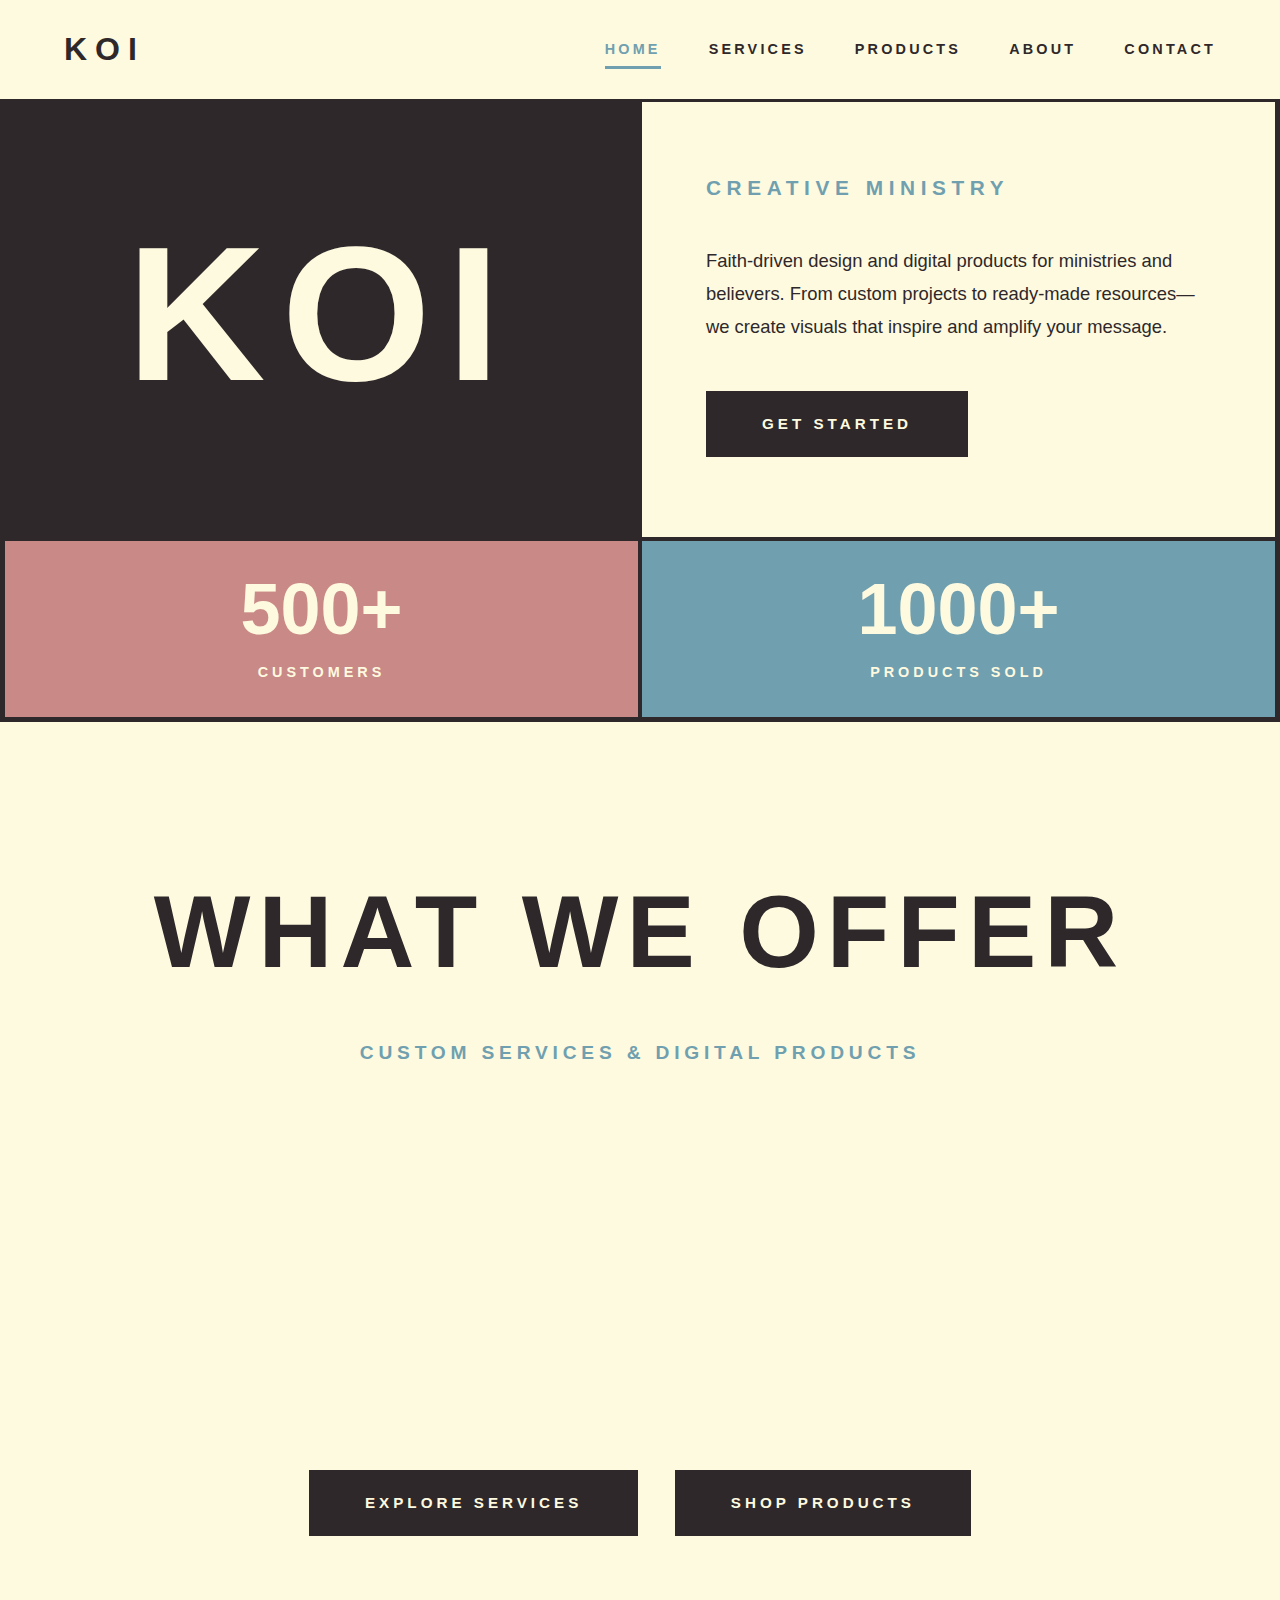
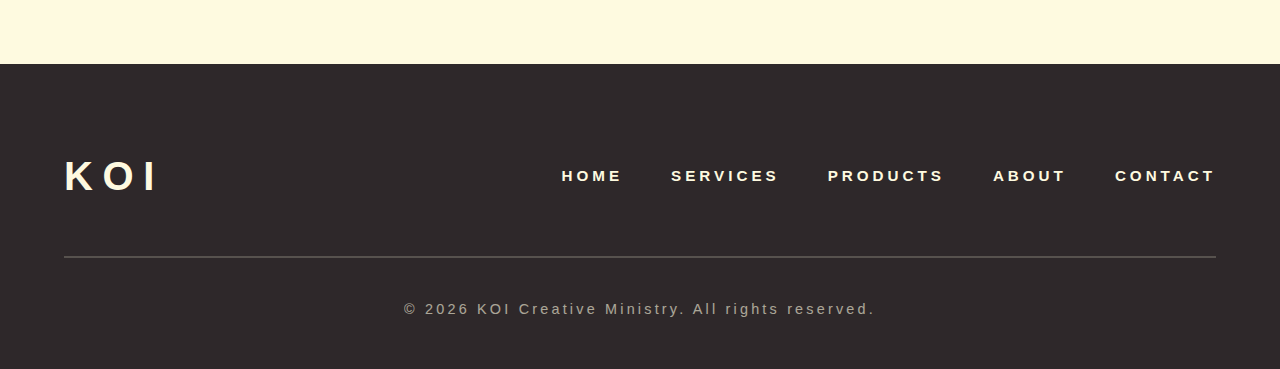
<file: index.html>
<!DOCTYPE html>
<html lang="en">
<head>
    <meta charset="UTF-8">
    <meta name="viewport" content="width=device-width, initial-scale=1.0">
    <title>KOI — Creative Ministry</title>
    <link rel="stylesheet" href="styles.css">
</head>
<body>
    <!-- Navigation -->
    <nav>
        <div class="nav-container">
            <div class="nav-logo"><a href="index.html">KOI</a></div>
            <div class="mobile-menu-toggle" id="mobileMenuToggle">
                <span></span>
                <span></span>
                <span></span>
            </div>
            <div class="nav-links" id="navLinks">
                <a href="index.html" class="active">Home</a>
                <a href="services.html">Services</a>
                <a href="products.html">Products</a>
                <a href="about.html">About</a>
                <a href="contact.html">Contact</a>
            </div>
        </div>
    </nav>

    <!-- Hero -->
    <section class="hero">
        <div class="hero-box hero-logo">
            <h1>KOI</h1>
        </div>
        <div class="hero-box hero-content">
            <div class="hero-tagline">Creative Ministry</div>
            <p class="hero-description">Faith-driven design and digital products for ministries and believers. From custom projects to ready-made resources—we create visuals that inspire and amplify your message.</p>
            <a href="contact.html" class="cta-button">Get Started</a>
        </div>
        <div class="hero-box hero-stat hero-stat-1">
            <div class="stat-num">500+</div>
            <div class="stat-label">Customers</div>
        </div>
        <div class="hero-box hero-stat hero-stat-2">
            <div class="stat-num">1000+</div>
            <div class="stat-label">Products Sold</div>
        </div>
    </section>

    <!-- Quick Services Preview -->
    <section class="home-services">
        <div class="section-header">
            <h2 class="section-title">What We Offer</h2>
            <p class="section-subtitle">Custom Services & Digital Products</p>
        </div>
        <div class="services-preview">
            <div class="preview-card">
                <h3>Custom Design</h3>
                <p>Branding, graphics, and visuals tailored to your ministry</p>
            </div>
            <div class="preview-card">
                <h3>Digital Products</h3>
                <p>Ready-made templates and resources you can use instantly</p>
            </div>
            <div class="preview-card">
                <h3>Worship Media</h3>
                <p>Motion graphics, slides, and video production</p>
            </div>
            <div class="preview-card">
                <h3>Strategy</h3>
                <p>Creative direction and content planning</p>
            </div>
        </div>
        <div class="cta-center">
            <a href="services.html" class="cta-button">Explore Services</a>
            <a href="products.html" class="cta-button" style="margin-left: 2rem;">Shop Products</a>
        </div>
    </section>

    <!-- Footer -->
    <footer>
        <div class="footer-content">
            <div class="footer-logo">KOI</div>
            <div class="footer-links">
                <a href="index.html">Home</a>
                <a href="services.html">Services</a>
                <a href="products.html">Products</a>
                <a href="about.html">About</a>
                <a href="contact.html">Contact</a>
            </div>
        </div>
        <div class="footer-bottom">
            <p>&copy; 2026 KOI Creative Ministry. All rights reserved.</p>
        </div>
    </footer>

    <script src="script.js"></script>
</body>
</html>
</file>
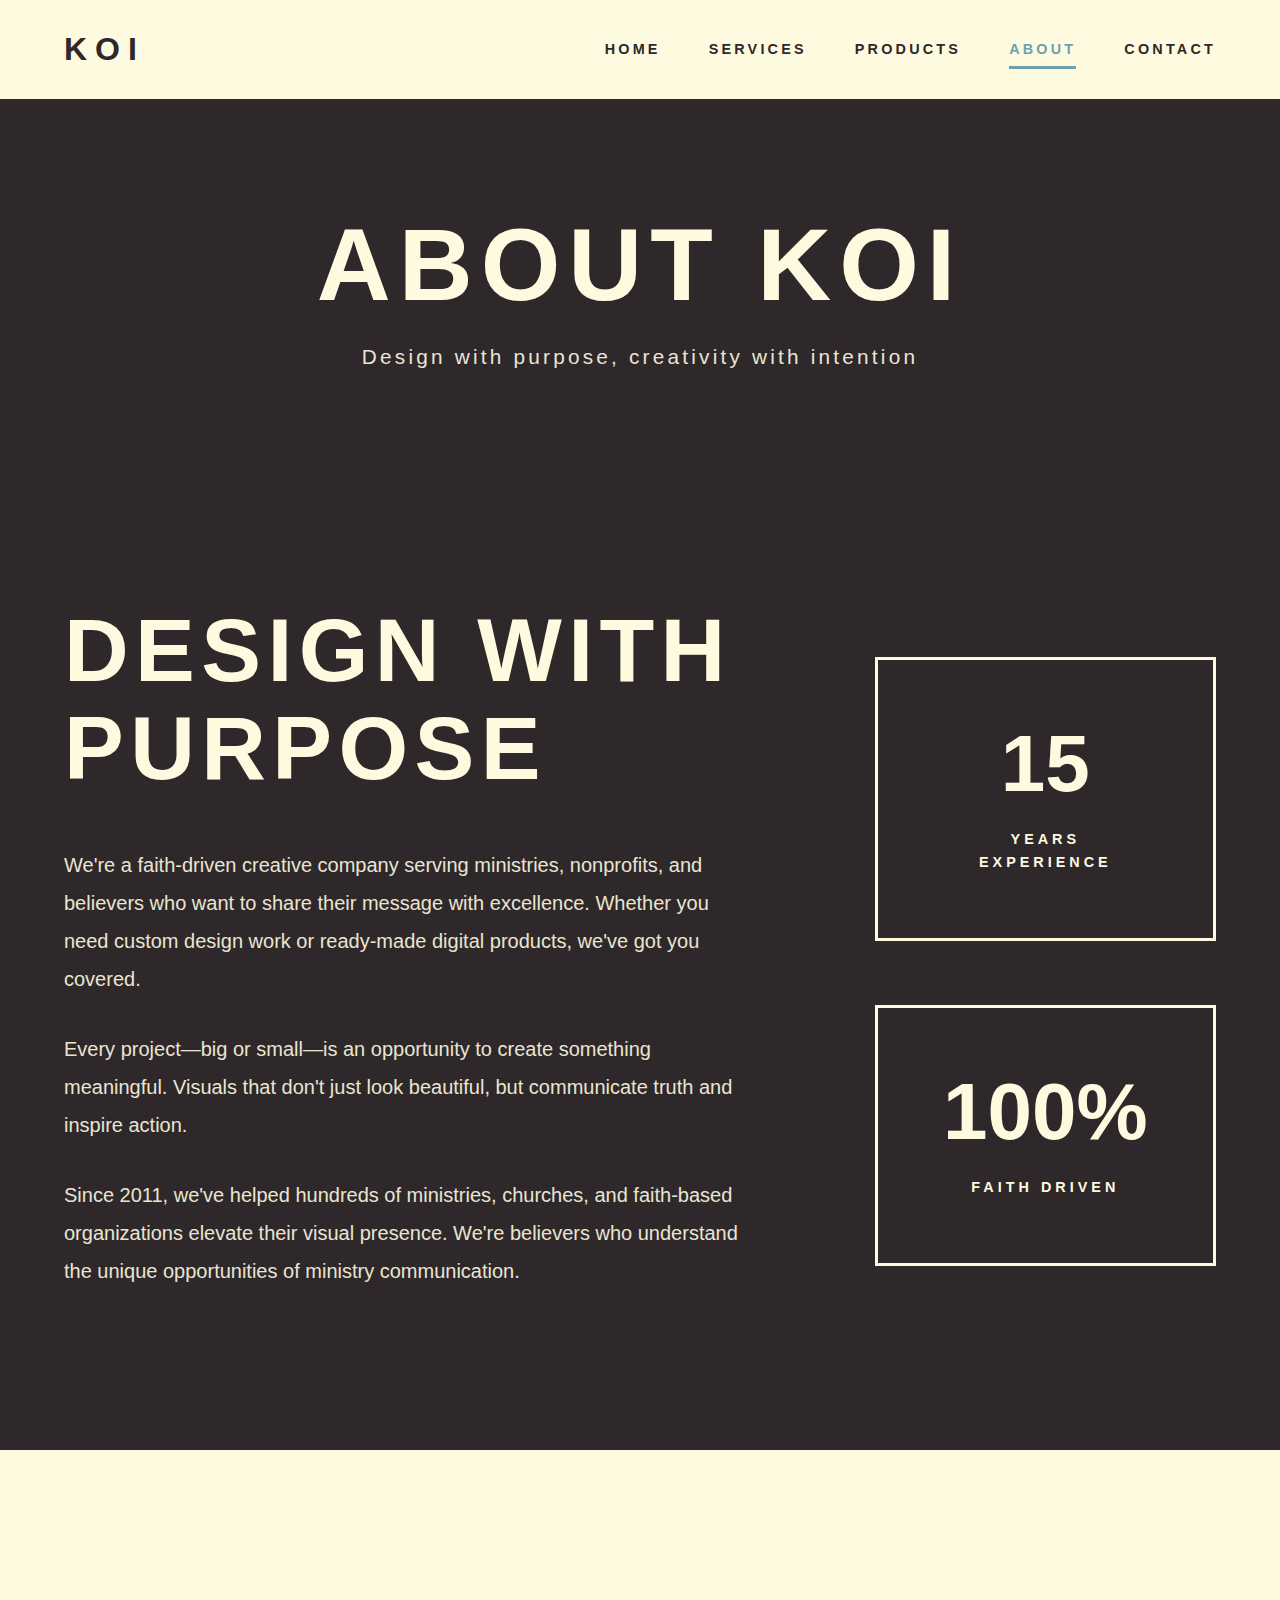
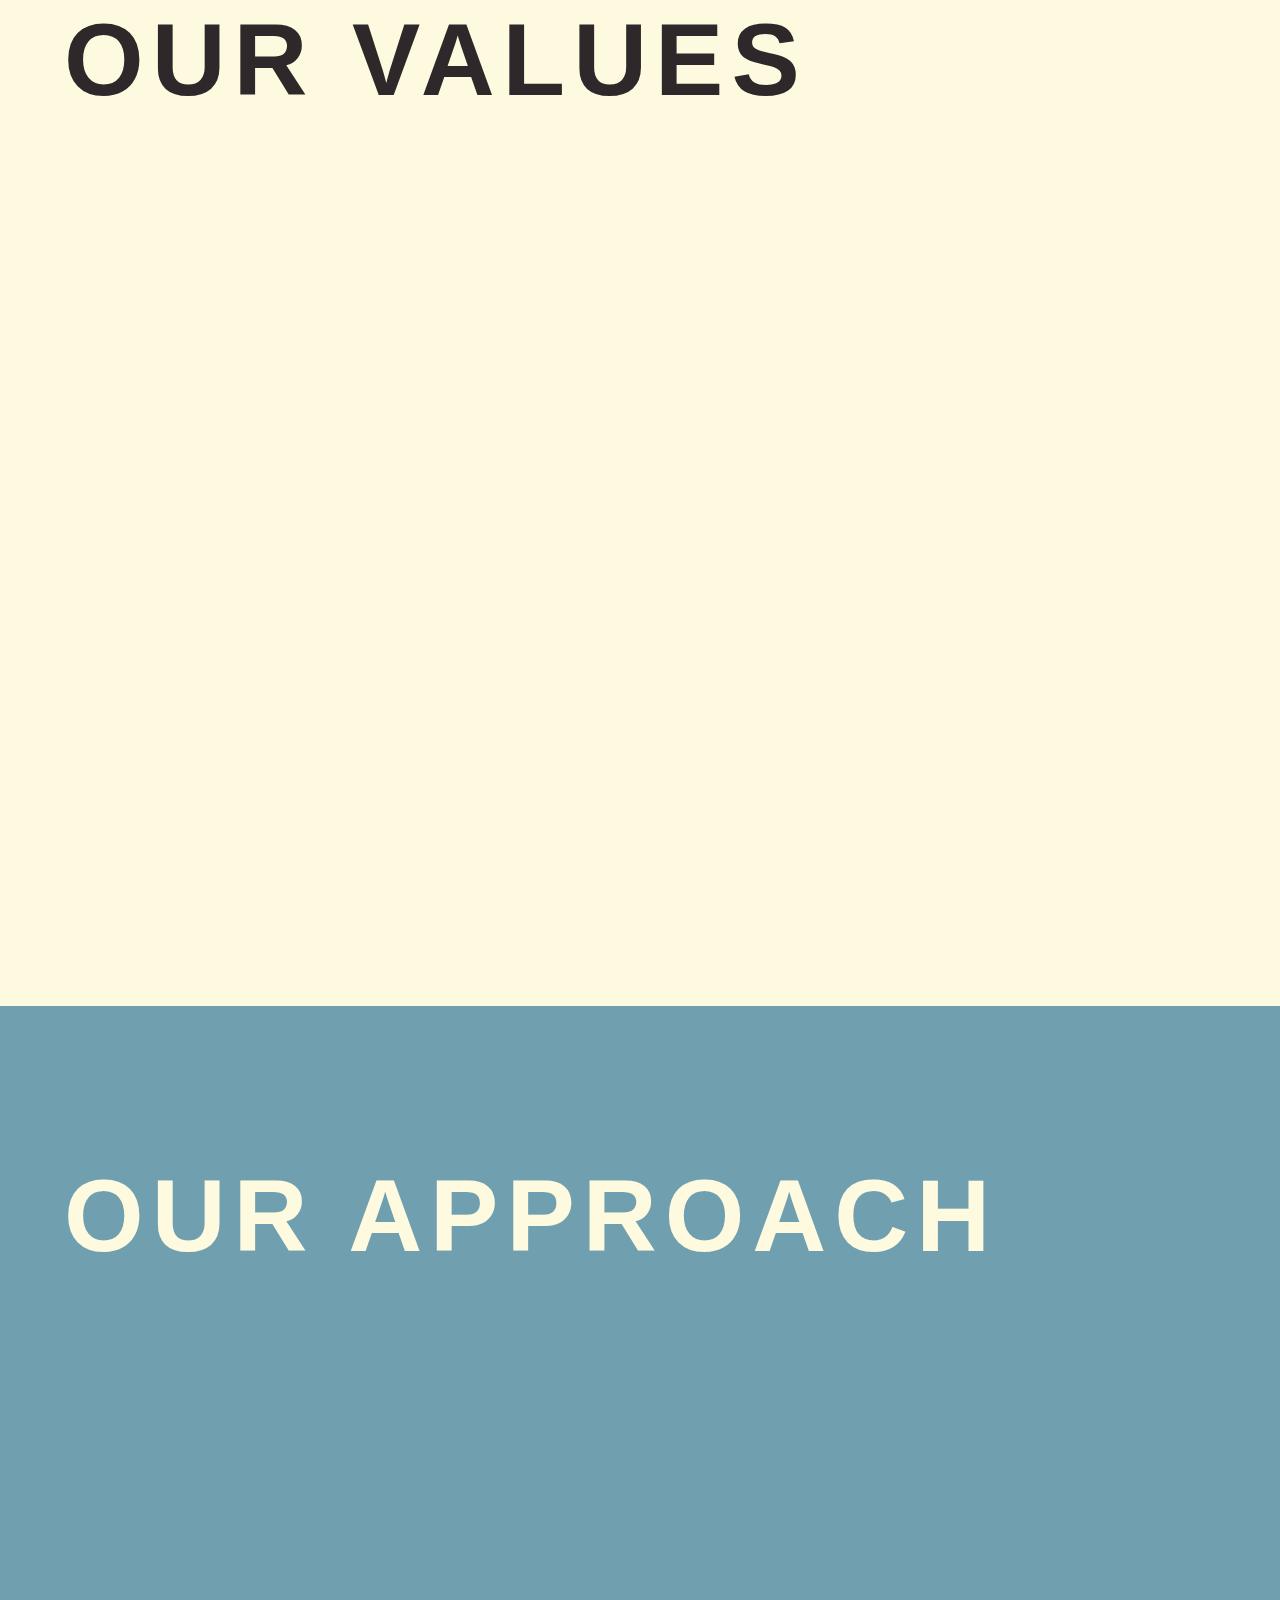
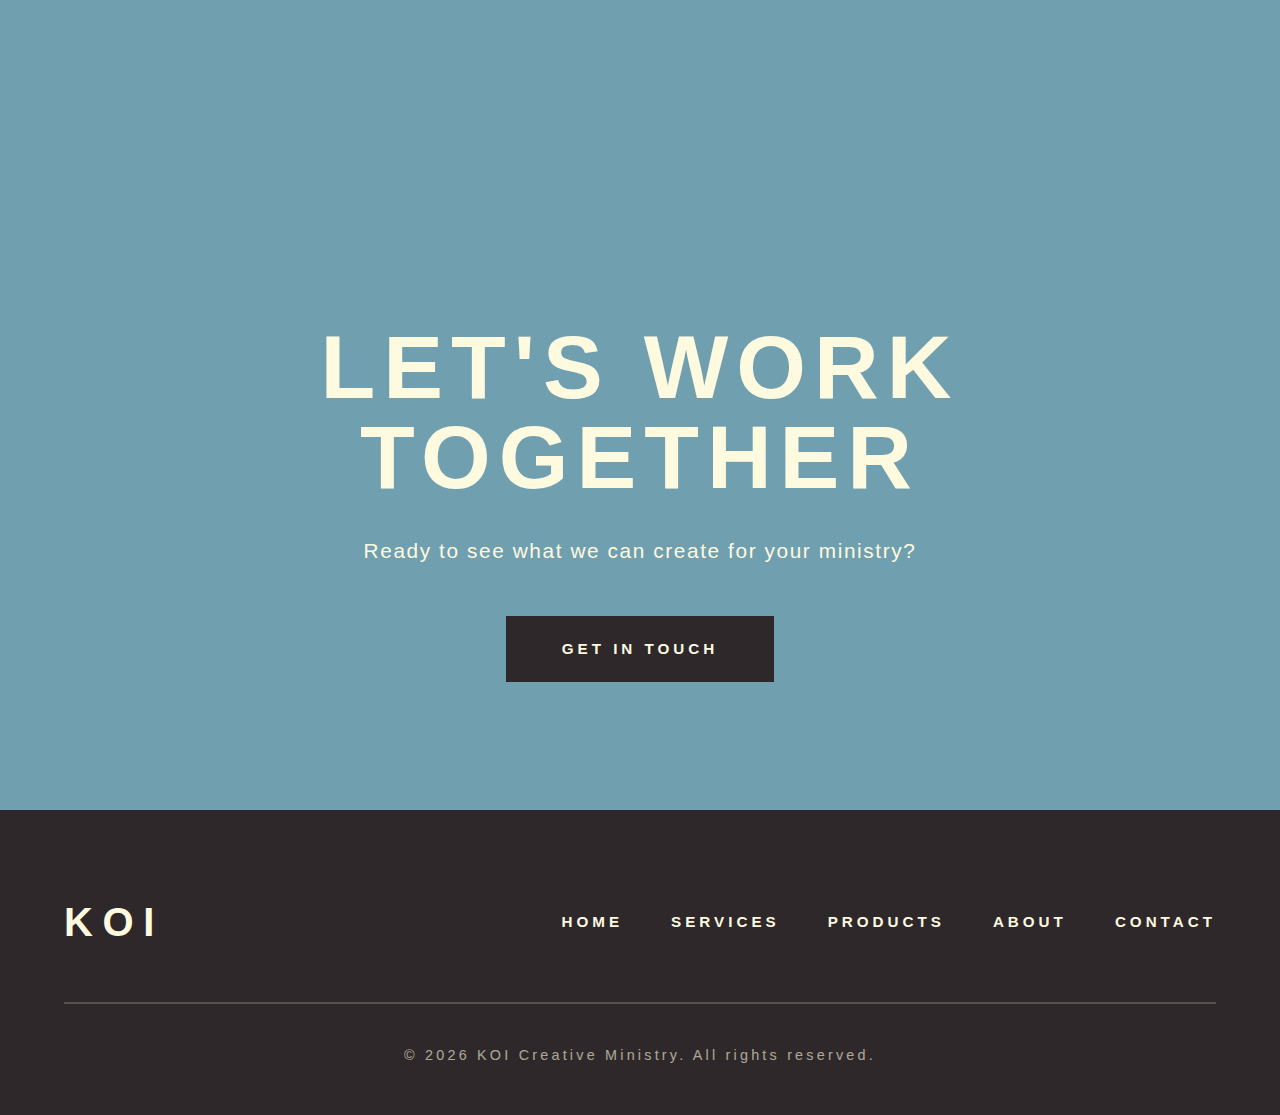
<file: about.html>
<!DOCTYPE html>
<html lang="en">
<head>
    <meta charset="UTF-8">
    <meta name="viewport" content="width=device-width, initial-scale=1.0">
    <title>About — KOI Creative Ministry</title>
    <link rel="stylesheet" href="styles.css">
</head>
<body>
    <!-- Navigation -->
    <nav>
        <div class="nav-container">
            <div class="nav-logo"><a href="index.html">KOI</a></div>
            <div class="mobile-menu-toggle" id="mobileMenuToggle">
                <span></span>
                <span></span>
                <span></span>
            </div>
            <div class="nav-links" id="navLinks">
                <a href="index.html">Home</a>
                <a href="services.html">Services</a>
                <a href="products.html">Products</a>
                <a href="about.html" class="active">About</a>
                <a href="contact.html">Contact</a>
            </div>
        </div>
    </nav>

    <!-- Page Header -->
    <section class="page-header">
        <div class="page-header-content">
            <h1>About KOI</h1>
            <p>Design with purpose, creativity with intention</p>
        </div>
    </section>

    <!-- About Content -->
    <section class="about">
        <div class="about-content">
            <div class="about-left">
                <h2>Design With Purpose</h2>
                <p>We're a faith-driven creative company serving ministries, nonprofits, and believers who want to share their message with excellence. Whether you need custom design work or ready-made digital products, we've got you covered.</p>
                <p>Every project—big or small—is an opportunity to create something meaningful. Visuals that don't just look beautiful, but communicate truth and inspire action.</p>
                <p>Since 2011, we've helped hundreds of ministries, churches, and faith-based organizations elevate their visual presence. We're believers who understand the unique opportunities of ministry communication.</p>
            </div>
            <div class="about-stats">
                <div class="stat-box">
                    <div class="stat-number">15</div>
                    <div class="stat-label">Years Experience</div>
                </div>
                <div class="stat-box">
                    <div class="stat-number">100%</div>
                    <div class="stat-label">Faith Driven</div>
                </div>
            </div>
        </div>
    </section>

    <!-- Values Section -->
    <section class="values">
        <div class="values-content">
            <h2 class="section-title">Our Values</h2>
            <div class="values-grid">
                <div class="value-card">
                    <h3>Excellence</h3>
                    <p>We pursue the highest quality in everything we create, believing that excellence honors both our clients and our calling.</p>
                </div>
                <div class="value-card">
                    <h3>Partnership</h3>
                    <p>Your success is our success. We work alongside you as true partners, invested in your vision and committed to your goals.</p>
                </div>
                <div class="value-card">
                    <h3>Innovation</h3>
                    <p>We stay current with design trends and technology while honoring timeless principles that make communication effective.</p>
                </div>
                <div class="value-card">
                    <h3>Integrity</h3>
                    <p>We operate with honesty, transparency, and respect in all our relationships and business practices.</p>
                </div>
            </div>
        </div>
    </section>

    <!-- Team Section -->
    <section class="team">
        <div class="team-content">
            <h2 class="section-title">Our Approach</h2>
            <div class="approach-steps">
                <div class="step">
                    <div class="step-number">01</div>
                    <h3>Discovery</h3>
                    <p>We start by understanding your ministry, your audience, and your goals through in-depth conversations and research.</p>
                </div>
                <div class="step">
                    <div class="step-number">02</div>
                    <h3>Strategy</h3>
                    <p>We develop a creative strategy that aligns with your vision and positions you for maximum impact.</p>
                </div>
                <div class="step">
                    <div class="step-number">03</div>
                    <h3>Creation</h3>
                    <p>Our team brings ideas to life with meticulous attention to detail and a commitment to excellence.</p>
                </div>
                <div class="step">
                    <div class="step-number">04</div>
                    <h3>Refinement</h3>
                    <p>We collaborate with you through feedback and revisions until the final result exceeds expectations.</p>
                </div>
            </div>
        </div>
    </section>

    <!-- CTA Section -->
    <section class="cta-section">
        <div class="cta-content">
            <h2>Let's Work Together</h2>
            <p>Ready to see what we can create for your ministry?</p>
            <a href="contact.html" class="cta-button">Get In Touch</a>
        </div>
    </section>

    <!-- Footer -->
    <footer>
        <div class="footer-content">
            <div class="footer-logo">KOI</div>
            <div class="footer-links">
                <a href="index.html">Home</a>
                <a href="services.html">Services</a>
                <a href="products.html">Products</a>
                <a href="about.html">About</a>
                <a href="contact.html">Contact</a>
            </div>
        </div>
        <div class="footer-bottom">
            <p>&copy; 2026 KOI Creative Ministry. All rights reserved.</p>
        </div>
    </footer>

    <script src="script.js"></script>
</body>
</html>
</file>
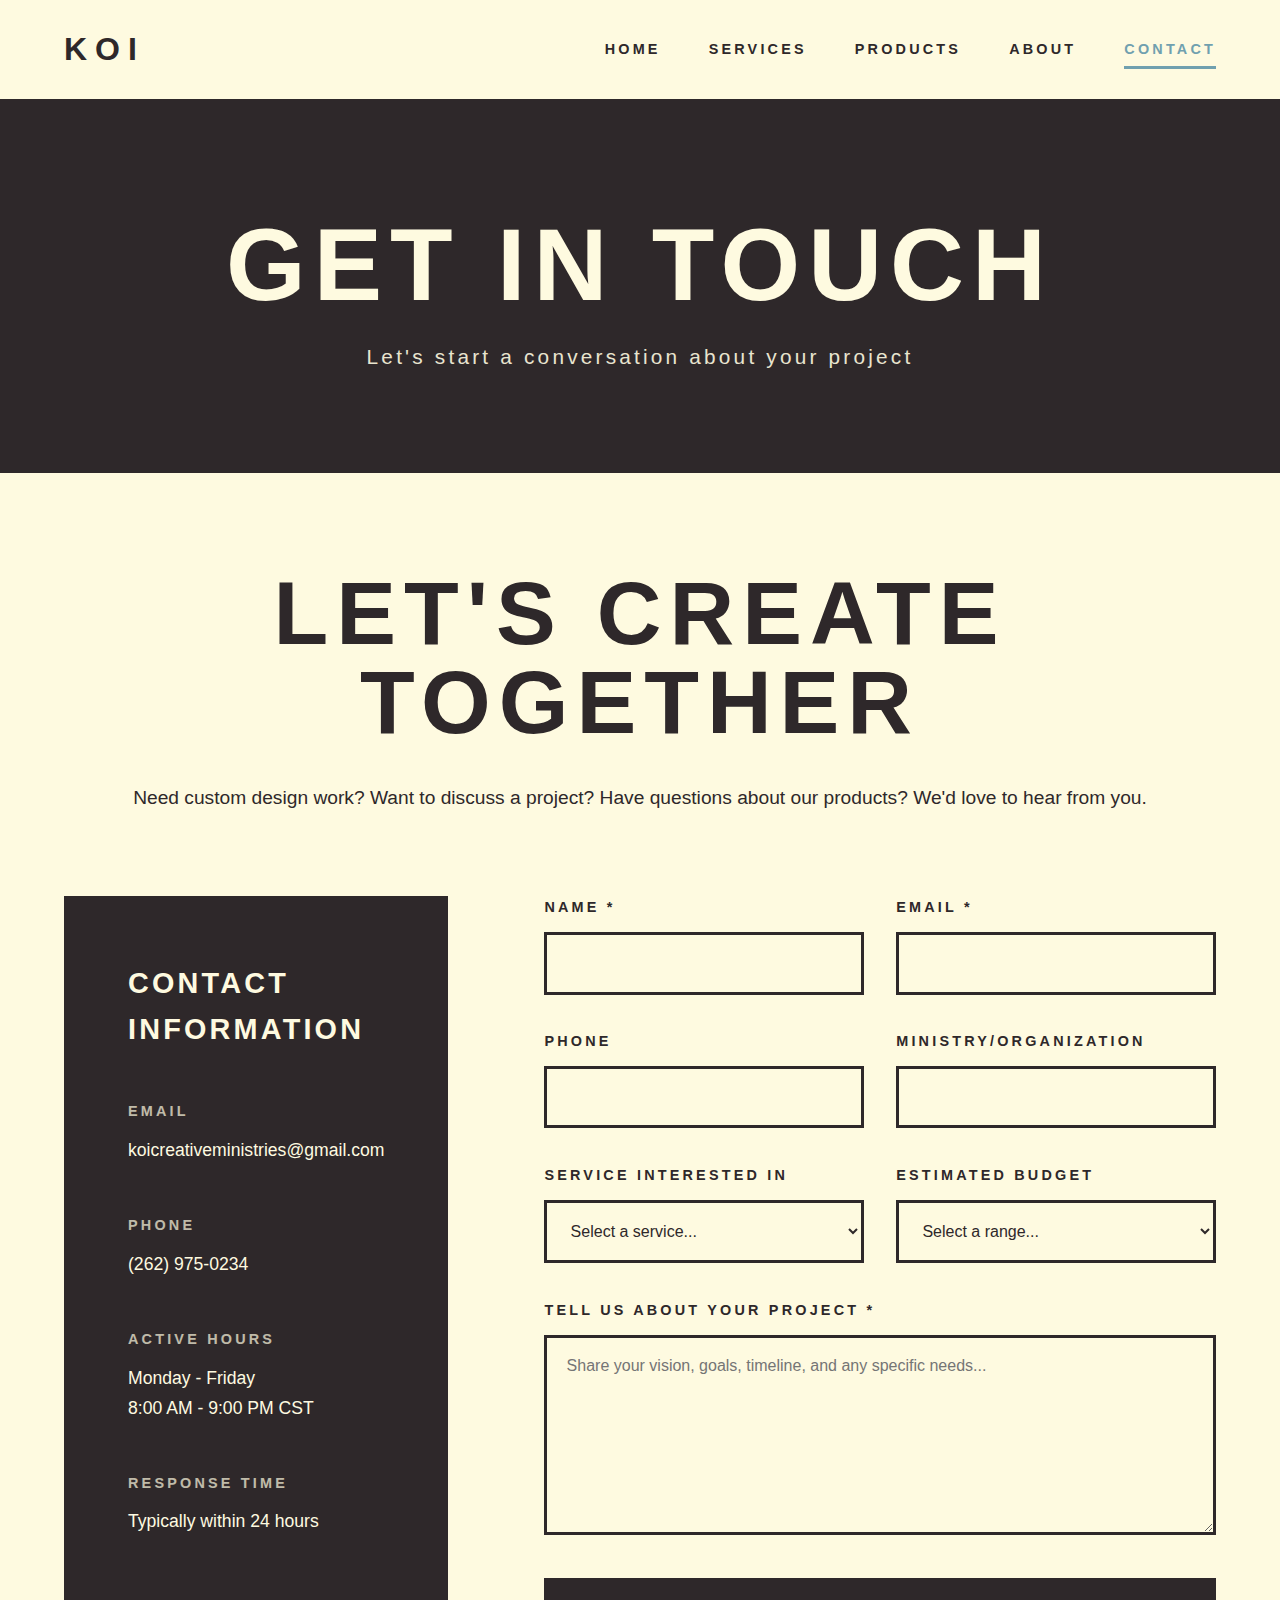
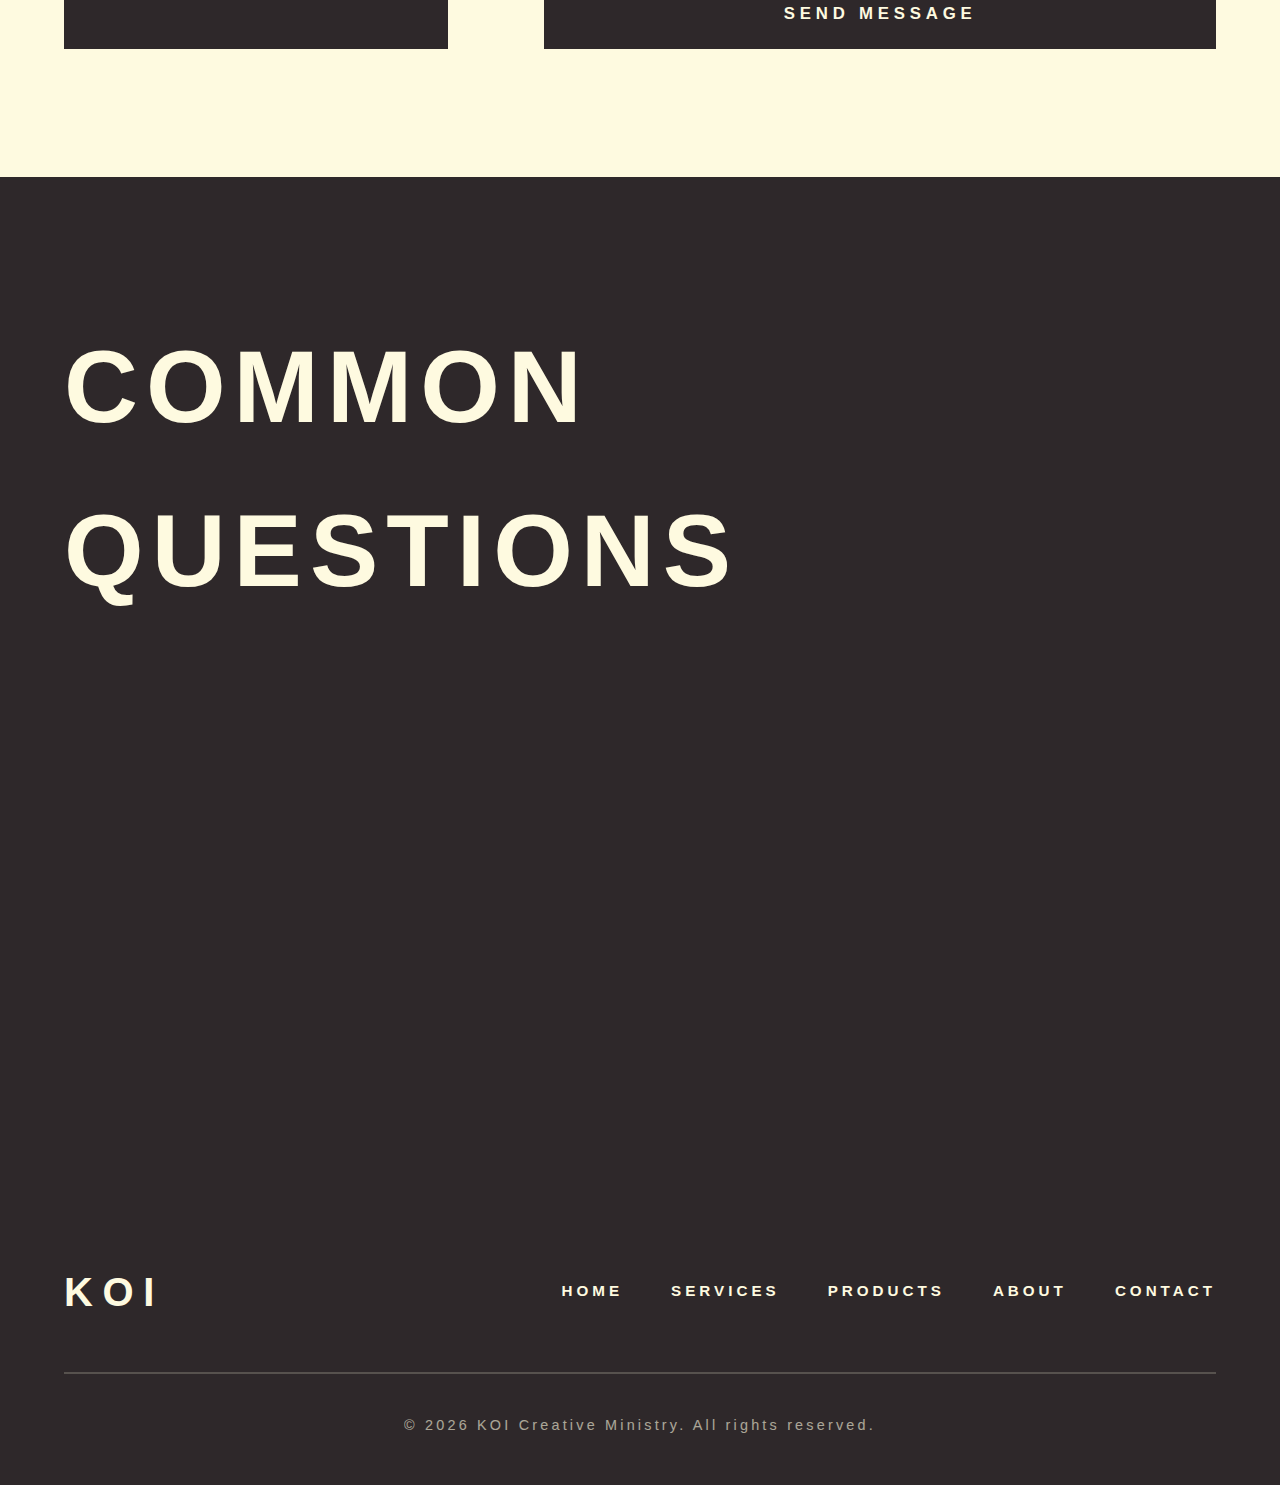
<file: contact.html>
<!DOCTYPE html>
<html lang="en">
<head>
    <meta charset="UTF-8">
    <meta name="viewport" content="width=device-width, initial-scale=1.0">
    <title>Contact — KOI Creative Ministry</title>
    <link rel="stylesheet" href="styles.css">
</head>
<body>
    <!-- Navigation -->
    <nav>
        <div class="nav-container">
            <div class="nav-logo"><a href="index.html">KOI</a></div>
            <div class="mobile-menu-toggle" id="mobileMenuToggle">
                <span></span>
                <span></span>
                <span></span>
            </div>
            <div class="nav-links" id="navLinks">
                <a href="index.html">Home</a>
                <a href="services.html">Services</a>
                <a href="products.html">Products</a>
                <a href="about.html">About</a>
                <a href="contact.html" class="active">Contact</a>
            </div>
        </div>
    </nav>

    <!-- Page Header -->
    <section class="page-header">
        <div class="page-header-content">
            <h1>Get In Touch</h1>
            <p>Let's start a conversation about your project</p>
        </div>
    </section>

    <!-- Contact Section -->
    <section class="contact">
        <div class="contact-content">
            <div class="contact-intro">
                <h2>Let's Create Together</h2>
                <p>Need custom design work? Want to discuss a project? Have questions about our products? We'd love to hear from you.</p>
            </div>
            
            <div class="contact-layout">
                <div class="contact-info">
                    <h3>Contact Information</h3>
                    <div class="info-item">
                        <h4>Email</h4>
                        <p><a href="mailto:hello@koicreative.com">koicreativeministries@gmail.com</a></p>
                    </div>
                    <div class="info-item">
                        <h4>Phone</h4>
                        <p><a href="tel:+15551234567">(262) 975-0234</a></p>
                    </div>
                    <div class="info-item">
                        <h4>Active Hours</h4>
                        <p>Monday - Friday<br>8:00 AM - 9:00 PM CST</p>
                    </div>
                    <div class="info-item">
                        <h4>Response Time</h4>
                        <p>Typically within 24 hours</p>
                    </div>
                </div>

                <form class="contact-form" id="contactForm">
                    <div class="form-group">
                        <label for="name">Name *</label>
                        <input type="text" id="name" name="name" required>
                    </div>
                    <div class="form-group">
                        <label for="email">Email *</label>
                        <input type="email" id="email" name="email" required>
                    </div>
                    <div class="form-group">
                        <label for="phone">Phone</label>
                        <input type="tel" id="phone" name="phone">
                    </div>
                    <div class="form-group">
                        <label for="church">Ministry/Organization</label>
                        <input type="text" id="church" name="church" required>
                    </div>
                    <div class="form-group">
                        <label for="service">Service Interested In</label>
                        <select id="service" name="service">
                            <option value="">Select a service...</option>
                            <option value="brand">Brand Identity</option>
                            <option value="worship">Worship Design</option>
                            <option value="digital">Digital Media</option>
                            <option value="strategy">Strategy</option>
                            <option value="multiple">Multiple Services</option>
                            <option value="other">Other</option>
                        </select>
                    </div>
                    <div class="form-group">
                        <label for="budget">Estimated Budget</label>
                        <select id="budget" name="budget">
                            <option value="">Select a range...</option>
                            <option value="under5k">Under $5,000</option>
                            <option value="5k-10k">$5,000 - $10,000</option>
                            <option value="10k-25k">$10,000 - $25,000</option>
                            <option value="25k-plus">$25,000+</option>
                            <option value="flexible">Flexible</option>
                        </select>
                    </div>
                    <div class="form-group full-width">
                        <label for="message">Tell us about your project *</label>
                        <textarea id="message" name="message" required placeholder="Share your vision, goals, timeline, and any specific needs..."></textarea>
                    </div>
                    <button type="submit" class="submit-button">Send Message</button>
                    <div class="form-message" id="formMessage"></div>
                </form>
            </div>
        </div>
    </section>

    <!-- FAQ Section -->
    <section class="faq">
        <div class="faq-content">
            <h2 class="section-title">Common Questions</h2>
            <div class="faq-grid">
                <div class="faq-item">
                    <h3>What's the difference between services and products?</h3>
                    <p>Our services are custom design work tailored to your specific needs. Our products are ready-made digital resources you can purchase and download instantly.</p>
                </div>
                <div class="faq-item">
                    <h3>What's your typical project timeline?</h3>
                    <p>Custom projects take 2-6 weeks depending on scope. Digital products are available for instant download after purchase.</p>
                </div>
                <div class="faq-item">
                    <h3>Do you work with organizations of all sizes?</h3>
                    <p>Absolutely! We serve everyone from solo ministries to large organizations. We scale our approach to fit your needs and budget.</p>
                </div>
                <div class="faq-item">
                    <h3>Can I customize your digital products?</h3>
                    <p>Yes! Most of our products come in editable formats so you can customize colors, text, and more to fit your brand.</p>
                </div>
            </div>
        </div>
    </section>

    <!-- Footer -->
    <footer>
        <div class="footer-content">
            <div class="footer-logo">KOI</div>
            <div class="footer-links">
                <a href="index.html">Home</a>
                <a href="services.html">Services</a>
                <a href="products.html">Products</a>
                <a href="about.html">About</a>
                <a href="contact.html">Contact</a>
            </div>
        </div>
        <div class="footer-bottom">
            <p>&copy; 2026 KOI Creative Ministry. All rights reserved.</p>
        </div>
    </footer>

    <script src="script.js"></script>
</body>
</html>
</file>
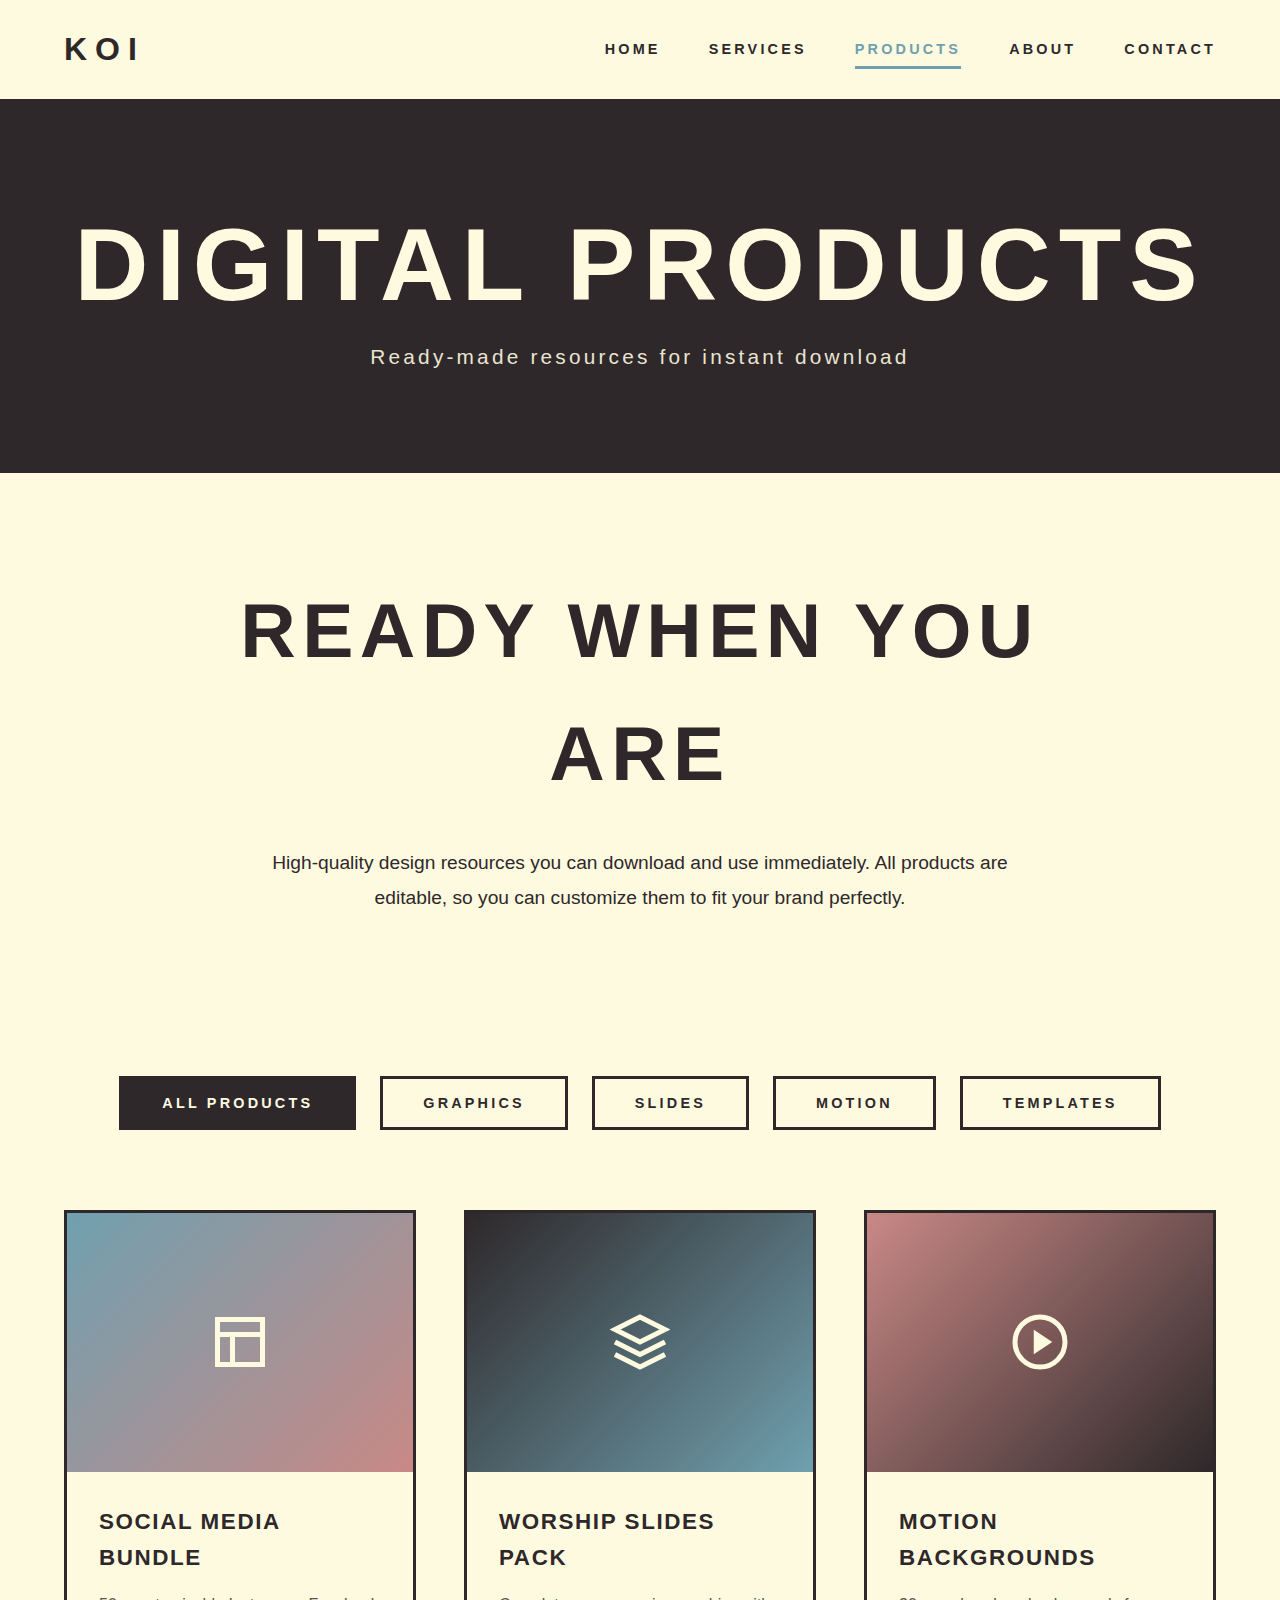
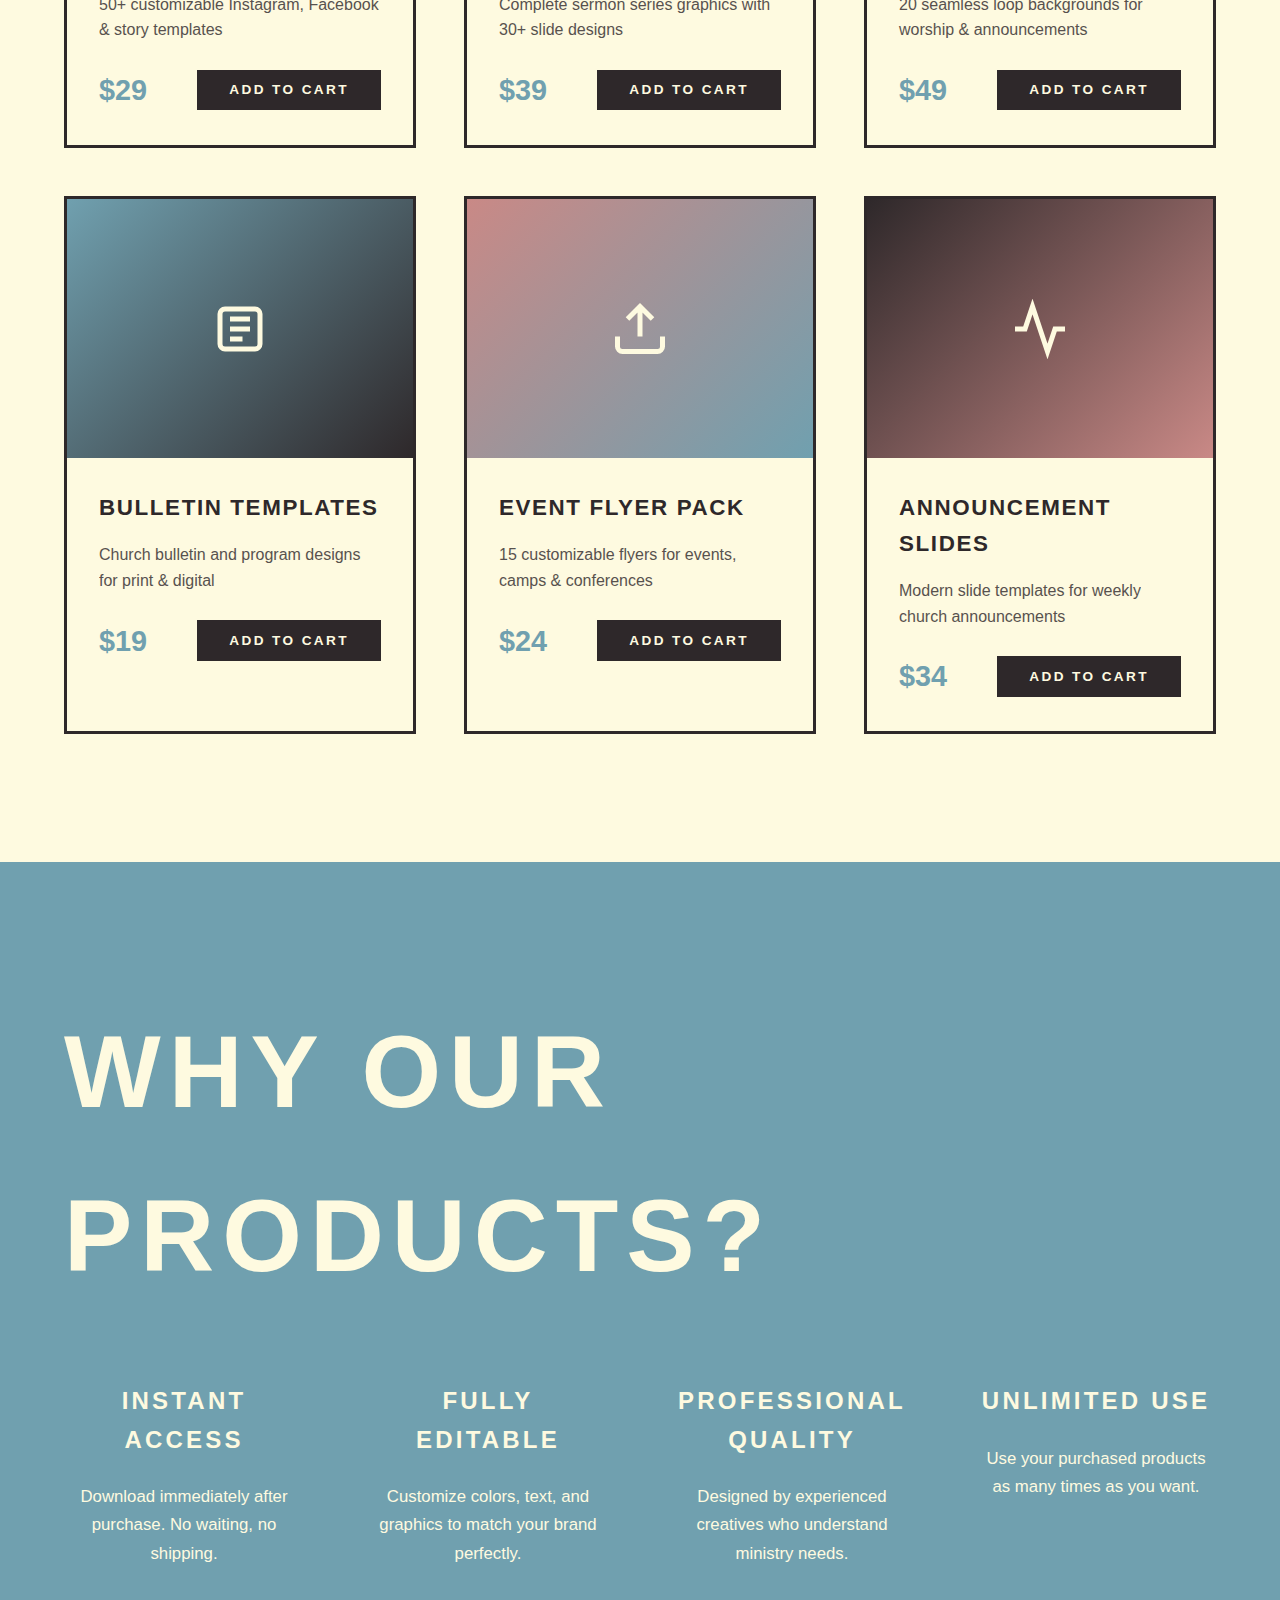
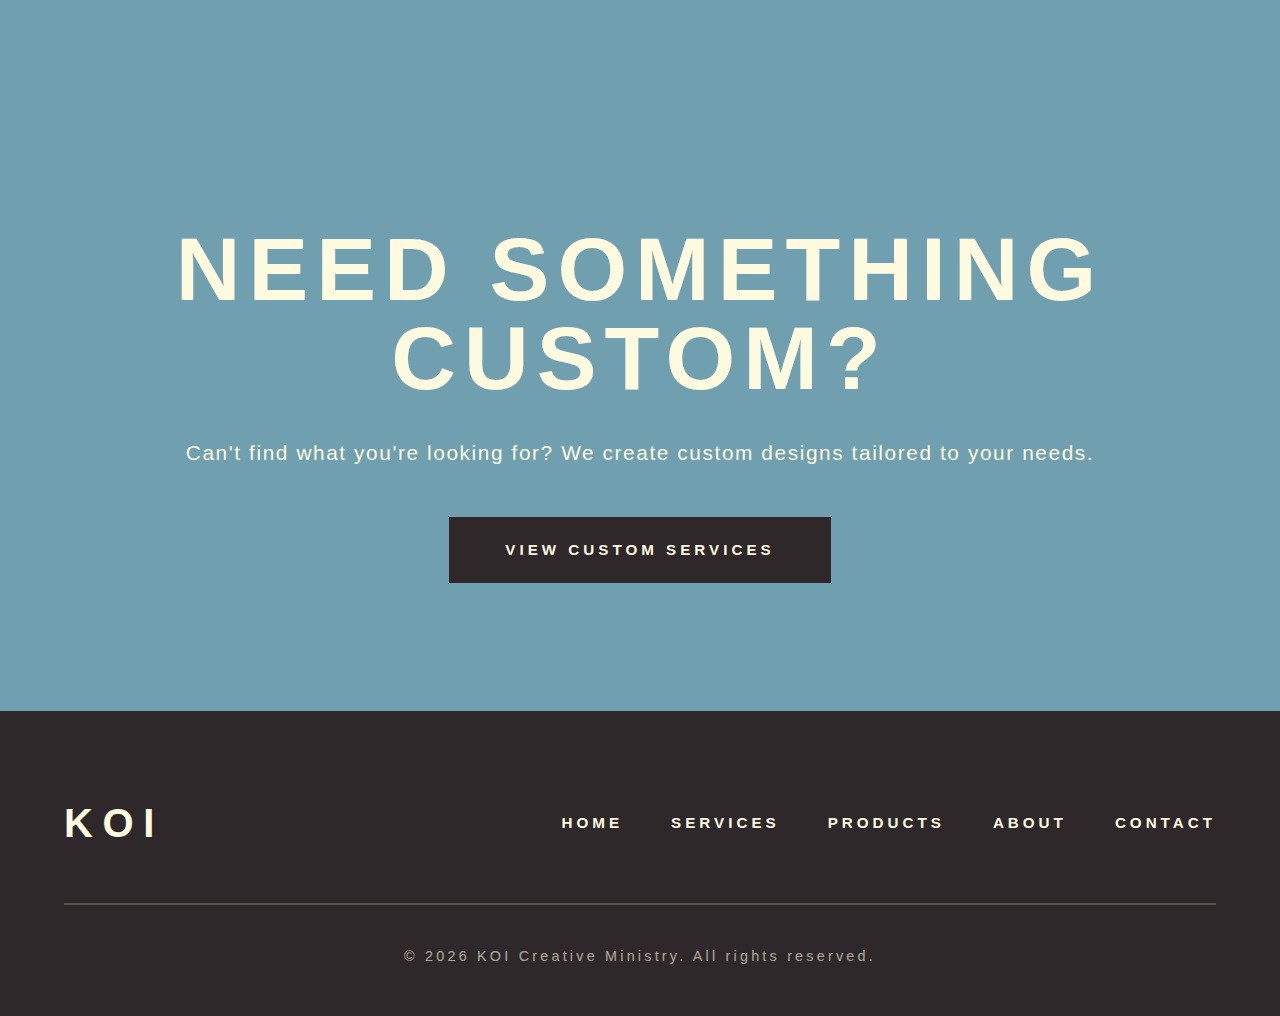
<file: products.html>
<!DOCTYPE html>
<html lang="en">
<head>
    <meta charset="UTF-8">
    <meta name="viewport" content="width=device-width, initial-scale=1.0">
    <title>Digital Products — KOI Creative Ministry</title>
    <link rel="stylesheet" href="styles.css">
</head>
<body>
    <!-- Navigation -->
    <nav>
        <div class="nav-container">
            <div class="nav-logo"><a href="index.html">KOI</a></div>
            <div class="mobile-menu-toggle" id="mobileMenuToggle">
                <span></span>
                <span></span>
                <span></span>
            </div>
            <div class="nav-links" id="navLinks">
                <a href="index.html">Home</a>
                <a href="services.html">Services</a>
                <a href="products.html" class="active">Products</a>
                <a href="about.html">About</a>
                <a href="contact.html">Contact</a>
            </div>
        </div>
    </nav>

    <!-- Page Header -->
    <section class="page-header">
        <div class="page-header-content">
            <h1>Digital Products</h1>
            <p>Ready-made resources for instant download</p>
        </div>
    </section>

    <!-- Products Introduction -->
    <section class="products-intro">
        <div class="products-intro-content">
            <h2>Ready When You Are</h2>
            <p>High-quality design resources you can download and use immediately. All products are editable, so you can customize them to fit your brand perfectly.</p>
        </div>
    </section>

    <!-- Product Categories -->
    <section class="product-categories">
        <div class="categories-content">
            <div class="category-filters">
                <button class="filter-btn active" data-category="all">All Products</button>
                <button class="filter-btn" data-category="graphics">Graphics</button>
                <button class="filter-btn" data-category="slides">Slides</button>
                <button class="filter-btn" data-category="motion">Motion</button>
                <button class="filter-btn" data-category="templates">Templates</button>
            </div>

            <div class="products-grid">
                <!-- Product 1 -->
                <div class="product-card" data-category="graphics">
                    <div class="product-image">
                        <div class="product-placeholder" style="background: linear-gradient(135deg, var(--blue), var(--rose));">
                            <svg fill="none" stroke="var(--cream)" viewBox="0 0 24 24" width="60" height="60">
                                <rect x="3" y="3" width="18" height="18" stroke-width="2"/>
                                <path d="M3 9h18M9 21V9" stroke-width="2"/>
                            </svg>
                        </div>
                    </div>
                    <div class="product-info">
                        <h3>Social Media Bundle</h3>
                        <p>50+ customizable Instagram, Facebook & story templates</p>
                        <div class="product-meta">
                            <span class="product-price">$29</span>
                            <button class="product-btn">Add to Cart</button>
                        </div>
                    </div>
                </div>

                <!-- Product 2 -->
                <div class="product-card" data-category="slides">
                    <div class="product-image">
                        <div class="product-placeholder" style="background: linear-gradient(135deg, var(--charcoal), var(--blue));">
                            <svg fill="none" stroke="var(--cream)" viewBox="0 0 24 24" width="60" height="60">
                                <path d="M12 2L2 7l10 5 10-5-10-5z" stroke-width="2"/>
                                <path d="M2 17l10 5 10-5M2 12l10 5 10-5" stroke-width="2"/>
                            </svg>
                        </div>
                    </div>
                    <div class="product-info">
                        <h3>Worship Slides Pack</h3>
                        <p>Complete sermon series graphics with 30+ slide designs</p>
                        <div class="product-meta">
                            <span class="product-price">$39</span>
                            <button class="product-btn">Add to Cart</button>
                        </div>
                    </div>
                </div>

                <!-- Product 3 -->
                <div class="product-card" data-category="motion">
                    <div class="product-image">
                        <div class="product-placeholder" style="background: linear-gradient(135deg, var(--rose), var(--charcoal));">
                            <svg fill="none" stroke="var(--cream)" viewBox="0 0 24 24" width="60" height="60">
                                <circle cx="12" cy="12" r="10" stroke-width="2"/>
                                <polygon points="10,8 16,12 10,16" fill="var(--cream)"/>
                            </svg>
                        </div>
                    </div>
                    <div class="product-info">
                        <h3>Motion Backgrounds</h3>
                        <p>20 seamless loop backgrounds for worship & announcements</p>
                        <div class="product-meta">
                            <span class="product-price">$49</span>
                            <button class="product-btn">Add to Cart</button>
                        </div>
                    </div>
                </div>

                <!-- Product 4 -->
                <div class="product-card" data-category="templates">
                    <div class="product-image">
                        <div class="product-placeholder" style="background: linear-gradient(135deg, var(--blue), var(--charcoal));">
                            <svg fill="none" stroke="var(--cream)" viewBox="0 0 24 24" width="60" height="60">
                                <rect x="4" y="4" width="16" height="16" rx="2" stroke-width="2"/>
                                <path d="M8 8h8M8 12h8M8 16h5" stroke-width="2"/>
                            </svg>
                        </div>
                    </div>
                    <div class="product-info">
                        <h3>Bulletin Templates</h3>
                        <p>Church bulletin and program designs for print & digital</p>
                        <div class="product-meta">
                            <span class="product-price">$19</span>
                            <button class="product-btn">Add to Cart</button>
                        </div>
                    </div>
                </div>

                <!-- Product 5 -->
                <div class="product-card" data-category="graphics">
                    <div class="product-image">
                        <div class="product-placeholder" style="background: linear-gradient(135deg, var(--rose), var(--blue));">
                            <svg fill="none" stroke="var(--cream)" viewBox="0 0 24 24" width="60" height="60">
                                <path d="M21 15v4a2 2 0 0 1-2 2H5a2 2 0 0 1-2-2v-4M17 8l-5-5-5 5M12 3v12" stroke-width="2"/>
                            </svg>
                        </div>
                    </div>
                    <div class="product-info">
                        <h3>Event Flyer Pack</h3>
                        <p>15 customizable flyers for events, camps & conferences</p>
                        <div class="product-meta">
                            <span class="product-price">$24</span>
                            <button class="product-btn">Add to Cart</button>
                        </div>
                    </div>
                </div>

                <!-- Product 6 -->
                <div class="product-card" data-category="slides">
                    <div class="product-image">
                        <div class="product-placeholder" style="background: linear-gradient(135deg, var(--charcoal), var(--rose));">
                            <svg fill="none" stroke="var(--cream)" viewBox="0 0 24 24" width="60" height="60">
                                <polyline points="22 12 18 12 15 21 9 3 6 12 2 12" stroke-width="2"/>
                            </svg>
                        </div>
                    </div>
                    <div class="product-info">
                        <h3>Announcement Slides</h3>
                        <p>Modern slide templates for weekly church announcements</p>
                        <div class="product-meta">
                            <span class="product-price">$34</span>
                            <button class="product-btn">Add to Cart</button>
                        </div>
                    </div>
                </div>
            </div>
        </div>
    </section>

    <!-- Product Benefits -->
    <section class="product-benefits">
        <div class="benefits-content">
            <h2 class="section-title">Why Our Products?</h2>
            <div class="benefits-grid">
                <div class="benefit-item">
                    <h3>Instant Access</h3>
                    <p>Download immediately after purchase. No waiting, no shipping.</p>
                </div>
                <div class="benefit-item">
                    <h3>Fully Editable</h3>
                    <p>Customize colors, text, and graphics to match your brand perfectly.</p>
                </div>
                <div class="benefit-item">
                    <h3>Professional Quality</h3>
                    <p>Designed by experienced creatives who understand ministry needs.</p>
                </div>
                <div class="benefit-item">
                    <h3>Unlimited Use</h3>
                    <p>Use your purchased products as many times as you want.</p>
                </div>
            </div>
        </div>
    </section>

    <!-- CTA Section -->
    <section class="cta-section">
        <div class="cta-content">
            <h2>Need Something Custom?</h2>
            <p>Can't find what you're looking for? We create custom designs tailored to your needs.</p>
            <a href="services.html" class="cta-button">View Custom Services</a>
        </div>
    </section>

    <!-- Footer -->
    <footer>
        <div class="footer-content">
            <div class="footer-logo">KOI</div>
            <div class="footer-links">
                <a href="index.html">Home</a>
                <a href="services.html">Services</a>
                <a href="products.html">Products</a>
                <a href="about.html">About</a>
                <a href="contact.html">Contact</a>
            </div>
        </div>
        <div class="footer-bottom">
            <p>&copy; 2026 KOI Creative Ministry. All rights reserved.</p>
        </div>
    </footer>

    <script src="script.js"></script>
    <script src="products.js"></script>
</body>
</html>
</file>
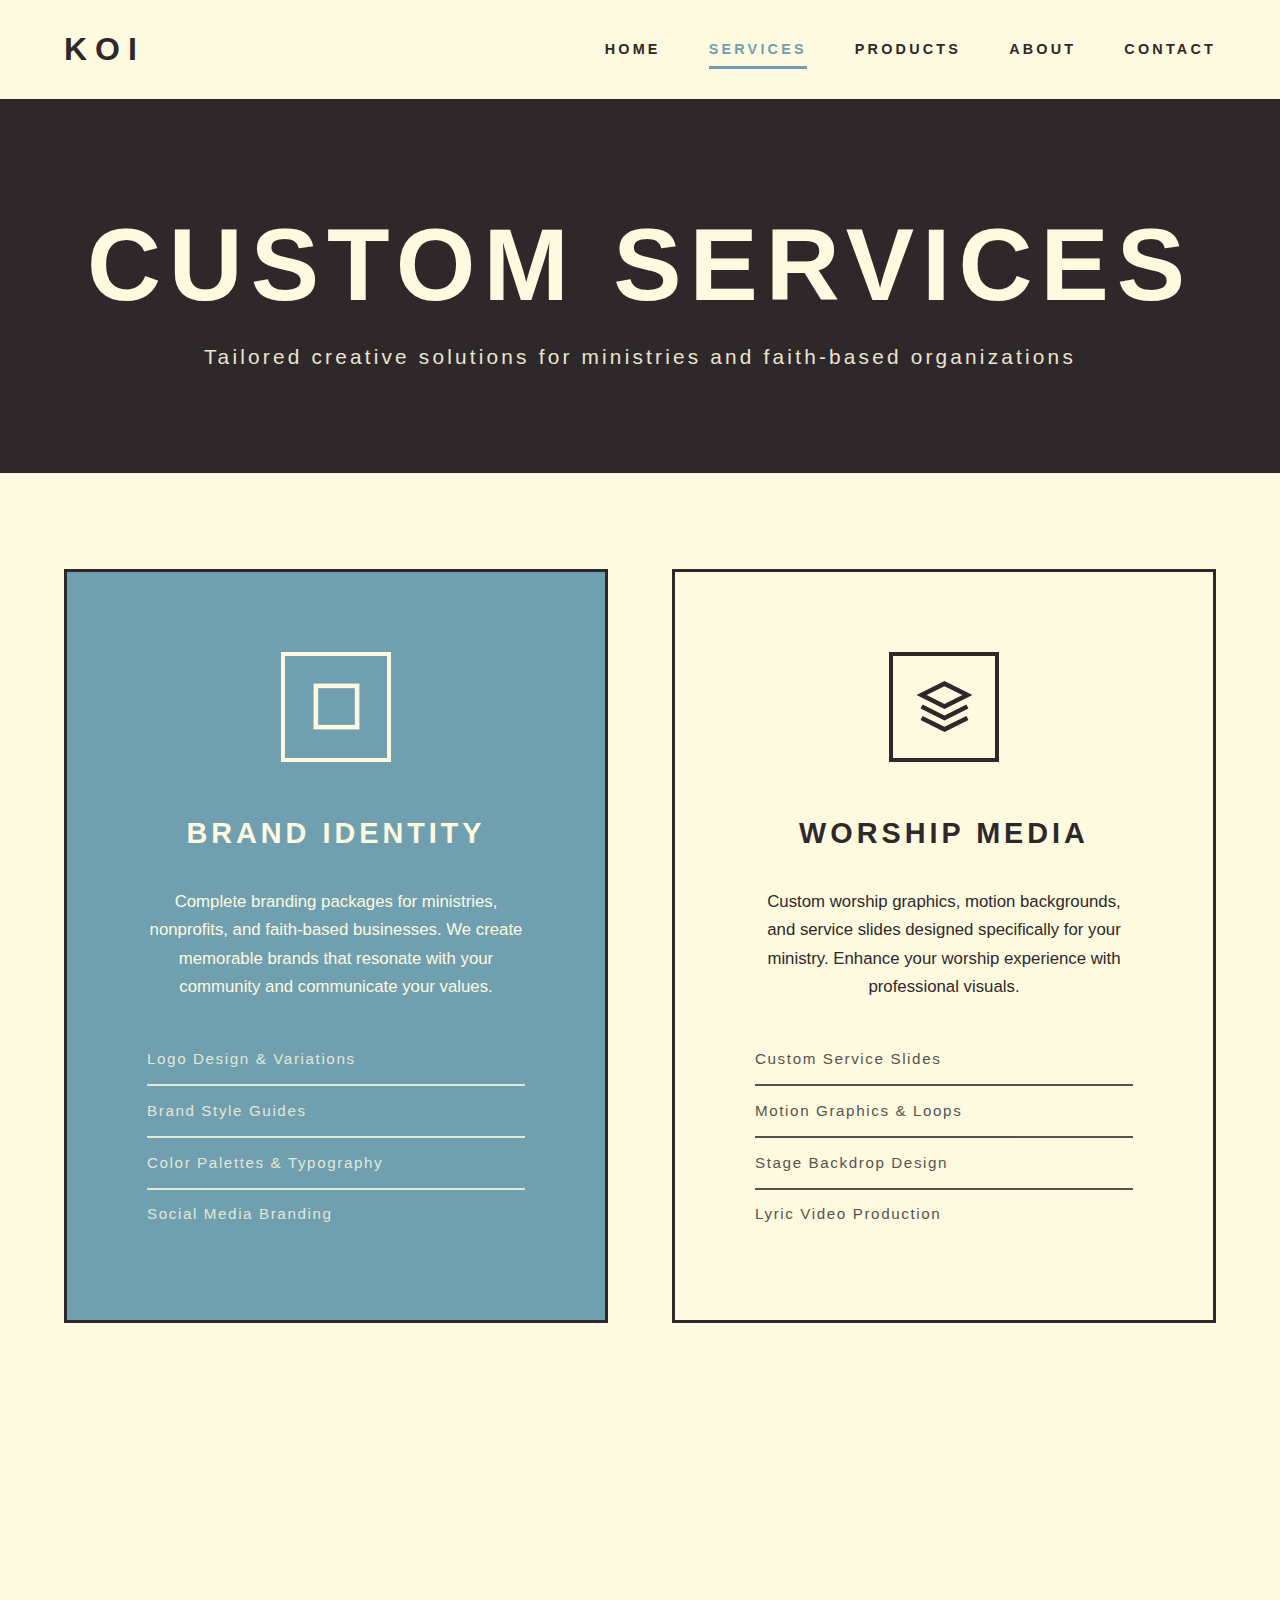
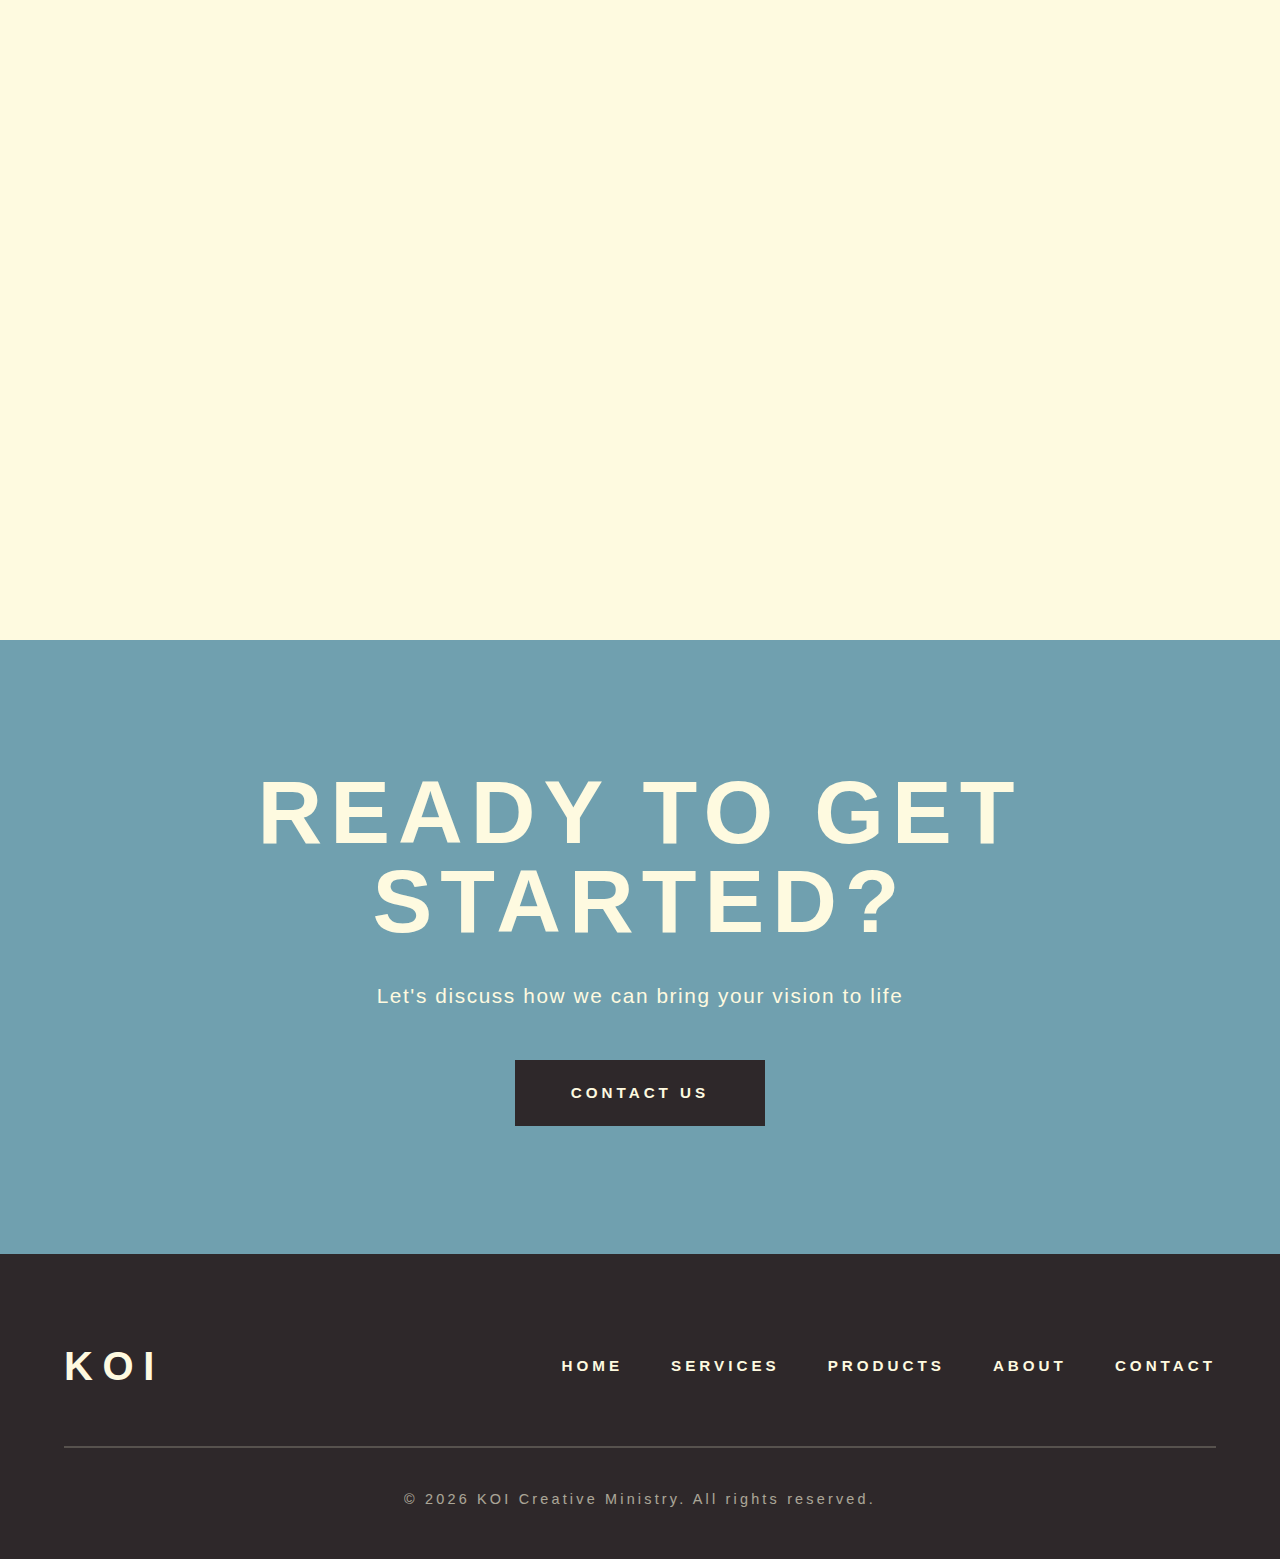
<file: services.html>
<!DOCTYPE html>
<html lang="en">
<head>
    <meta charset="UTF-8">
    <meta name="viewport" content="width=device-width, initial-scale=1.0">
    <title>Services — KOI Creative Ministry</title>
    <link rel="stylesheet" href="styles.css">
</head>
<body>
    <!-- Navigation -->
    <nav>
        <div class="nav-container">
            <div class="nav-logo"><a href="index.html">KOI</a></div>
            <div class="mobile-menu-toggle" id="mobileMenuToggle">
                <span></span>
                <span></span>
                <span></span>
            </div>
            <div class="nav-links" id="navLinks">
                <a href="index.html">Home</a>
                <a href="services.html" class="active">Services</a>
                <a href="products.html">Products</a>
                <a href="about.html">About</a>
                <a href="contact.html">Contact</a>
            </div>
        </div>
    </nav>

    <!-- Page Header -->
    <section class="page-header">
        <div class="page-header-content">
            <h1>Custom Services</h1>
            <p>Tailored creative solutions for ministries and faith-based organizations</p>
        </div>
    </section>

    <!-- Services -->
    <section class="services">
        <div class="services-grid">
            <div class="service-card">
                <div class="service-icon">
                    <svg fill="none" stroke="currentColor" viewBox="0 0 24 24">
                        <rect x="3" y="3" width="18" height="18"/>
                    </svg>
                </div>
                <h3 class="service-title">Brand Identity</h3>
                <p class="service-description">Complete branding packages for ministries, nonprofits, and faith-based businesses. We create memorable brands that resonate with your community and communicate your values.</p>
                <ul class="service-features">
                    <li>Logo Design & Variations</li>
                    <li>Brand Style Guides</li>
                    <li>Color Palettes & Typography</li>
                    <li>Social Media Branding</li>
                </ul>
            </div>
            <div class="service-card">
                <div class="service-icon">
                    <svg fill="none" stroke="currentColor" viewBox="0 0 24 24">
                        <path d="M12 2L2 7l10 5 10-5-10-5z"/>
                        <path d="M2 17l10 5 10-5M2 12l10 5 10-5"/>
                    </svg>
                </div>
                <h3 class="service-title">Worship Media</h3>
                <p class="service-description">Custom worship graphics, motion backgrounds, and service slides designed specifically for your ministry. Enhance your worship experience with professional visuals.</p>
                <ul class="service-features">
                    <li>Custom Service Slides</li>
                    <li>Motion Graphics & Loops</li>
                    <li>Stage Backdrop Design</li>
                    <li>Lyric Video Production</li>
                </ul>
            </div>
            <div class="service-card">
                <div class="service-icon">
                    <svg fill="none" stroke="currentColor" viewBox="0 0 24 24">
                        <circle cx="12" cy="12" r="10"/>
                        <circle cx="12" cy="12" r="3" fill="currentColor"/>
                    </svg>
                </div>
                <h3 class="service-title">Digital Content</h3>
                <p class="service-description">Social media graphics, video editing, website design, and digital campaigns. Build meaningful online connections with compelling content.</p>
                <ul class="service-features">
                    <li>Social Media Graphics</li>
                    <li>Video Production & Editing</li>
                    <li>Website Design</li>
                    <li>Email Campaign Design</li>
                </ul>
            </div>
            <div class="service-card">
                <div class="service-icon">
                    <svg fill="none" stroke="currentColor" viewBox="0 0 24 24">
                        <polyline points="22 12 18 12 15 21 9 3 6 12 2 12"/>
                    </svg>
                </div>
                <h3 class="service-title">Creative Strategy</h3>
                <p class="service-description">Strategic planning, creative direction, and content calendars. We help you tell your story effectively and reach your community with purpose.</p>
                <ul class="service-features">
                    <li>Creative Consulting</li>
                    <li>Campaign Strategy</li>
                    <li>Content Planning</li>
                    <li>Brand Positioning</li>
                </ul>
            </div>
        </div>
    </section>

    <!-- CTA Section -->
    <section class="cta-section">
        <div class="cta-content">
            <h2>Ready to Get Started?</h2>
            <p>Let's discuss how we can bring your vision to life</p>
            <a href="contact.html" class="cta-button">Contact Us</a>
        </div>
    </section>

    <!-- Footer -->
    <footer>
        <div class="footer-content">
            <div class="footer-logo">KOI</div>
            <div class="footer-links">
                <a href="index.html">Home</a>
                <a href="services.html">Services</a>
                <a href="products.html">Products</a>
                <a href="about.html">About</a>
                <a href="contact.html">Contact</a>
            </div>
        </div>
        <div class="footer-bottom">
            <p>&copy; 2026 KOI Creative Ministry. All rights reserved.</p>
        </div>
    </footer>

    <script src="script.js"></script>
</body>
</html>
</file>
<file: styles.css>
* {
    margin: 0;
    padding: 0;
    box-sizing: border-box;
}

:root {
    --charcoal: #2e282a;
    --blue: #70a0af;
    --rose: #c98986;
    --cream: #fefae0;
}

html {
    scroll-behavior: smooth;
}

body {
    font-family: 'Helvetica Neue', Arial, sans-serif;
    background: var(--cream);
    color: var(--charcoal);
    overflow-x: hidden;
    line-height: 1.6;
}

/* Navigation */
nav {
    position: fixed;
    top: 0;
    left: 0;
    right: 0;
    background: var(--cream);
    z-index: 1000;
    border-bottom: 3px solid var(--charcoal);
}

.nav-container {
    max-width: 1600px;
    margin: 0 auto;
    display: flex;
    justify-content: space-between;
    align-items: center;
    padding: 1.5rem 4rem;
}

.nav-logo a {
    font-size: 2rem;
    font-weight: 900;
    letter-spacing: 0.5rem;
    color: var(--charcoal);
    text-decoration: none;
}

.nav-links {
    display: flex;
    gap: 3rem;
}

.nav-links a {
    color: var(--charcoal);
    text-decoration: none;
    font-size: 0.9rem;
    font-weight: 600;
    letter-spacing: 0.2rem;
    text-transform: uppercase;
    transition: color 0.3s;
    position: relative;
}

.nav-links a:hover,
.nav-links a.active {
    color: var(--blue);
}

.nav-links a.active::after {
    content: '';
    position: absolute;
    bottom: -8px;
    left: 0;
    right: 0;
    height: 3px;
    background: var(--blue);
}

.mobile-menu-toggle {
    display: none;
    flex-direction: column;
    gap: 6px;
    cursor: pointer;
    padding: 5px;
}

.mobile-menu-toggle span {
    width: 30px;
    height: 3px;
    background: var(--charcoal);
    transition: all 0.3s;
}

.mobile-menu-toggle.active span:nth-child(1) {
    transform: rotate(45deg) translateY(9px);
}

.mobile-menu-toggle.active span:nth-child(2) {
    opacity: 0;
}

.mobile-menu-toggle.active span:nth-child(3) {
    transform: rotate(-45deg) translateY(-9px);
}

/* Page Header */
.page-header {
    margin-top: 86px;
    padding: 8rem 4rem 6rem 4rem;
    background: var(--charcoal);
    color: var(--cream);
    text-align: center;
    border-bottom: 3px solid var(--charcoal);
}

.page-header-content h1 {
    font-size: clamp(4rem, 8vw, 7rem);
    font-weight: 900;
    letter-spacing: 0.5rem;
    text-transform: uppercase;
    margin-bottom: 1.5rem;
    line-height: 1;
}

.page-header-content p {
    font-size: 1.3rem;
    letter-spacing: 0.2rem;
    opacity: 0.9;
}

/* Hero */
.hero {
    margin-top: 86px;
    display: grid;
    grid-template-columns: 1fr 1fr;
    grid-template-rows: 450px 180px;
    max-width: 1600px;
    margin-left: auto;
    margin-right: auto;
    border: 3px solid var(--charcoal);
}

.hero-box {
    border: 2px solid var(--charcoal);
    display: flex;
    align-items: center;
    justify-content: center;
    padding: 4rem;
}

.hero-logo {
    grid-column: 1 / 2;
    grid-row: 1 / 2;
    background: var(--charcoal);
}

.hero-logo h1 {
    font-size: clamp(8rem, 15vw, 14rem);
    font-weight: 900;
    letter-spacing: 1rem;
    color: var(--cream);
    line-height: 1;
}

.hero-content {
    grid-column: 2 / 3;
    grid-row: 1 / 2;
    background: var(--cream);
    flex-direction: column;
    align-items: flex-start;
    justify-content: center;
}

.hero-tagline {
    font-size: 1.3rem;
    font-weight: 700;
    letter-spacing: 0.35rem;
    text-transform: uppercase;
    color: var(--blue);
    margin-bottom: 2.5rem;
}

.hero-description {
    font-size: 1.15rem;
    line-height: 1.8;
    margin-bottom: 3rem;
    max-width: 550px;
}

.cta-button {
    padding: 1.3rem 3.5rem;
    background: var(--charcoal);
    color: var(--cream);
    text-decoration: none;
    font-size: 0.95rem;
    font-weight: 700;
    letter-spacing: 0.25rem;
    text-transform: uppercase;
    transition: all 0.3s;
    cursor: pointer;
    border: none;
    display: inline-block;
}

.cta-button:hover {
    background: var(--rose);
}

.hero-stat {
    flex-direction: column;
    text-align: center;
}

.hero-stat-1 {
    grid-column: 1 / 2;
    grid-row: 2 / 3;
    background: var(--rose);
    color: var(--cream);
}

.hero-stat-2 {
    grid-column: 2 / 3;
    grid-row: 2 / 3;
    background: var(--blue);
    color: var(--cream);
}

.stat-num {
    font-size: 4.5rem;
    font-weight: 900;
    line-height: 1;
    margin-bottom: 1rem;
}

.stat-label {
    font-size: 0.9rem;
    letter-spacing: 0.25rem;
    text-transform: uppercase;
    font-weight: 600;
}

/* Home Services Preview */
.home-services {
    padding: 8rem 4rem;
    max-width: 1600px;
    margin: 0 auto;
}

.section-header {
    text-align: center;
    margin-bottom: 5rem;
}

.section-title {
    font-size: clamp(4rem, 8vw, 7rem);
    font-weight: 900;
    letter-spacing: 0.5rem;
    text-transform: uppercase;
    margin-bottom: 1.5rem;
}

.section-subtitle {
    font-size: 1.2rem;
    color: var(--blue);
    font-weight: 600;
    letter-spacing: 0.3rem;
    text-transform: uppercase;
}

.services-preview {
    display: grid;
    grid-template-columns: repeat(4, 1fr);
    gap: 2rem;
    margin-bottom: 4rem;
}

.preview-card {
    border: 3px solid var(--charcoal);
    padding: 3rem 2rem;
    text-align: center;
    transition: all 0.3s;
}

.preview-card:hover {
    transform: translateY(-10px);
    background: var(--blue);
    color: var(--cream);
}

.preview-card h3 {
    font-size: 1.3rem;
    font-weight: 800;
    letter-spacing: 0.2rem;
    text-transform: uppercase;
    margin-bottom: 1rem;
}

.preview-card p {
    font-size: 0.95rem;
    line-height: 1.6;
}

.cta-center {
    text-align: center;
}

/* Services */
.services {
    padding: 6rem 4rem 8rem 4rem;
    max-width: 1600px;
    margin: 0 auto;
}

.services-grid {
    display: grid;
    grid-template-columns: repeat(2, 1fr);
    gap: 4rem;
}

.service-card {
    border: 3px solid var(--charcoal);
    padding: 5rem;
    text-align: center;
    transition: all 0.3s ease;
    background: var(--cream);
    display: flex;
    flex-direction: column;
    align-items: center;
    justify-content: flex-start;
}

.service-card:nth-child(1) {
    background: var(--blue);
    color: var(--cream);
}

.service-card:nth-child(4) {
    background: var(--charcoal);
    color: var(--cream);
}

.service-card:hover {
    transform: translateY(-15px);
}

.service-icon {
    width: 110px;
    height: 110px;
    margin-bottom: 3rem;
    display: flex;
    align-items: center;
    justify-content: center;
    border: 4px solid currentColor;
}

.service-icon svg {
    width: 55px;
    height: 55px;
    stroke-width: 2;
}

.service-title {
    font-size: 1.8rem;
    font-weight: 800;
    letter-spacing: 0.25rem;
    text-transform: uppercase;
    margin-bottom: 2rem;
}

.service-description {
    font-size: 1.05rem;
    line-height: 1.7;
    margin-bottom: 2rem;
}

.service-features {
    list-style: none;
    text-align: left;
    width: 100%;
}

.service-features li {
    padding: 0.8rem 0;
    border-bottom: 2px solid currentColor;
    opacity: 0.8;
    font-size: 0.95rem;
    letter-spacing: 0.1rem;
}

.service-features li:last-child {
    border-bottom: none;
}

/* About */
.about {
    background: var(--charcoal);
    color: var(--cream);
    padding: 8rem 4rem;
}

.about-content {
    max-width: 1600px;
    margin: 0 auto;
    display: grid;
    grid-template-columns: 2fr 1fr;
    gap: 8rem;
    align-items: center;
}

.about-left h2 {
    font-size: clamp(3.5rem, 7vw, 6rem);
    font-weight: 900;
    letter-spacing: 0.4rem;
    text-transform: uppercase;
    margin-bottom: 3rem;
    line-height: 1.1;
}

.about-left p {
    font-size: 1.25rem;
    line-height: 1.9;
    margin-bottom: 2rem;
    opacity: 0.9;
}

.about-stats {
    display: flex;
    flex-direction: column;
    gap: 4rem;
}

.stat-box {
    border: 3px solid var(--cream);
    padding: 4rem;
    text-align: center;
}

.stat-number {
    font-size: 5rem;
    font-weight: 900;
    margin-bottom: 1.5rem;
    line-height: 1;
}

/* Values Section */
.values {
    padding: 8rem 4rem;
    background: var(--cream);
}

.values-content {
    max-width: 1600px;
    margin: 0 auto;
}

.values-grid {
    display: grid;
    grid-template-columns: repeat(2, 1fr);
    gap: 4rem;
    margin-top: 4rem;
}

.value-card {
    border: 3px solid var(--charcoal);
    padding: 4rem;
    background: var(--cream);
    transition: all 0.3s;
}

.value-card:hover {
    background: var(--rose);
    color: var(--cream);
    transform: translateY(-10px);
}

.value-card h3 {
    font-size: 2rem;
    font-weight: 800;
    letter-spacing: 0.2rem;
    text-transform: uppercase;
    margin-bottom: 1.5rem;
}

.value-card p {
    font-size: 1.1rem;
    line-height: 1.8;
}

/* Team/Approach Section */
.team {
    padding: 8rem 4rem;
    background: var(--blue);
    color: var(--cream);
}

.team-content {
    max-width: 1600px;
    margin: 0 auto;
}

.approach-steps {
    display: grid;
    grid-template-columns: repeat(4, 1fr);
    gap: 3rem;
    margin-top: 4rem;
}

.step {
    text-align: center;
}

.step-number {
    font-size: 4rem;
    font-weight: 900;
    margin-bottom: 2rem;
    opacity: 0.5;
}

.step h3 {
    font-size: 1.5rem;
    font-weight: 800;
    letter-spacing: 0.2rem;
    text-transform: uppercase;
    margin-bottom: 1.5rem;
}

.step p {
    font-size: 1rem;
    line-height: 1.7;
}

/* Contact */
.contact {
    padding: 6rem 4rem 8rem 4rem;
    background: var(--cream);
}

.contact-content {
    max-width: 1400px;
    margin: 0 auto;
}

.contact-intro {
    text-align: center;
    margin-bottom: 5rem;
}

.contact-intro h2 {
    font-size: clamp(3.5rem, 7vw, 6rem);
    font-weight: 900;
    letter-spacing: 0.5rem;
    text-transform: uppercase;
    margin-bottom: 2rem;
    line-height: 1;
    color: var(--charcoal);
}

.contact-intro p {
    font-size: 1.2rem;
    line-height: 1.9;
    color: var(--charcoal);
}

.contact-layout {
    display: grid;
    grid-template-columns: 1fr 2fr;
    gap: 6rem;
}

.contact-info {
    background: var(--charcoal);
    color: var(--cream);
    padding: 4rem;
}

.contact-info h3 {
    font-size: 1.8rem;
    font-weight: 800;
    letter-spacing: 0.2rem;
    text-transform: uppercase;
    margin-bottom: 3rem;
}

.info-item {
    margin-bottom: 3rem;
}

.info-item h4 {
    font-size: 0.9rem;
    font-weight: 700;
    letter-spacing: 0.2rem;
    text-transform: uppercase;
    margin-bottom: 0.8rem;
    opacity: 0.7;
}

.info-item p {
    font-size: 1.1rem;
    line-height: 1.7;
}

.info-item a {
    color: var(--cream);
    text-decoration: none;
    transition: color 0.3s;
}

.info-item a:hover {
    color: var(--rose);
}

.contact-form {
    display: grid;
    grid-template-columns: repeat(2, 1fr);
    gap: 2rem;
}

.form-group {
    margin-bottom: 0;
}

.form-group.full-width {
    grid-column: 1 / -1;
}

.form-group label {
    display: block;
    font-size: 0.9rem;
    font-weight: 700;
    letter-spacing: 0.2rem;
    text-transform: uppercase;
    margin-bottom: 0.8rem;
    color: var(--charcoal);
}

.form-group input,
.form-group textarea,
.form-group select {
    width: 100%;
    padding: 1.2rem;
    background: var(--cream);
    border: 3px solid var(--charcoal);
    font-family: inherit;
    font-size: 1rem;
    color: var(--charcoal);
    transition: border-color 0.3s;
}

.form-group input:focus,
.form-group textarea:focus,
.form-group select:focus {
    outline: none;
    border-color: var(--rose);
}

.form-group textarea {
    resize: vertical;
    min-height: 200px;
}

.submit-button {
    grid-column: 1 / -1;
    display: inline-block;
    padding: 1.5rem 4.5rem;
    background: var(--charcoal);
    color: var(--cream);
    text-decoration: none;
    font-weight: 800;
    letter-spacing: 0.3rem;
    text-transform: uppercase;
    transition: all 0.3s;
    font-size: 1.05rem;
    border: none;
    cursor: pointer;
}

.submit-button:hover {
    background: var(--rose);
}

.form-message {
    grid-column: 1 / -1;
    margin-top: 1rem;
    padding: 1.5rem;
    background: var(--charcoal);
    color: var(--cream);
    text-align: center;
    font-weight: 600;
    letter-spacing: 0.1rem;
    display: none;
}

.form-message.success {
    background: #4a7c59;
}

.form-message.error {
    background: var(--rose);
}

/* FAQ Section */
.faq {
    padding: 8rem 4rem;
    background: var(--charcoal);
    color: var(--cream);
}

.faq-content {
    max-width: 1400px;
    margin: 0 auto;
}

.faq-grid {
    display: grid;
    grid-template-columns: repeat(2, 1fr);
    gap: 4rem;
    margin-top: 4rem;
}

.faq-item h3 {
    font-size: 1.3rem;
    font-weight: 800;
    letter-spacing: 0.1rem;
    margin-bottom: 1.5rem;
}

.faq-item p {
    font-size: 1.05rem;
    line-height: 1.7;
    opacity: 0.9;
}

/* CTA Section */
.cta-section {
    padding: 8rem 4rem;
    background: var(--blue);
    color: var(--cream);
    text-align: center;
}

.cta-content h2 {
    font-size: clamp(3.5rem, 7vw, 6rem);
    font-weight: 900;
    letter-spacing: 0.5rem;
    text-transform: uppercase;
    margin-bottom: 2rem;
    line-height: 1;
}

.cta-content p {
    font-size: 1.3rem;
    margin-bottom: 3rem;
    letter-spacing: 0.1rem;
}

/* Footer */
footer {
    background: var(--charcoal);
    color: var(--cream);
    padding: 5rem 4rem 3rem 4rem;
}

.footer-content {
    max-width: 1600px;
    margin: 0 auto;
    display: flex;
    justify-content: space-between;
    align-items: center;
    padding-bottom: 3rem;
    border-bottom: 2px solid rgba(254, 250, 224, 0.2);
}

.footer-logo {
    font-size: 2.5rem;
    font-weight: 900;
    letter-spacing: 0.6rem;
}

.footer-links {
    display: flex;
    gap: 3rem;
}

.footer-links a {
    color: var(--cream);
    text-decoration: none;
    font-size: 0.95rem;
    letter-spacing: 0.25rem;
    transition: color 0.3s;
    text-transform: uppercase;
    font-weight: 600;
}

.footer-links a:hover {
    color: var(--rose);
}

.footer-bottom {
    padding-top: 2.5rem;
    text-align: center;
}

.footer-bottom p {
    font-size: 0.9rem;
    letter-spacing: 0.2rem;
    opacity: 0.6;
}

/* Products Page */
.products-intro {
    padding: 6rem 4rem;
    background: var(--cream);
    text-align: center;
}

.products-intro-content {
    max-width: 800px;
    margin: 0 auto;
}

.products-intro h2 {
    font-size: clamp(3rem, 6vw, 5rem);
    font-weight: 900;
    letter-spacing: 0.4rem;
    text-transform: uppercase;
    margin-bottom: 2rem;
    color: var(--charcoal);
}

.products-intro p {
    font-size: 1.2rem;
    line-height: 1.8;
    color: var(--charcoal);
}

.product-categories {
    padding: 4rem 4rem 8rem 4rem;
    background: var(--cream);
}

.categories-content {
    max-width: 1400px;
    margin: 0 auto;
}

.category-filters {
    display: flex;
    justify-content: center;
    gap: 1.5rem;
    margin-bottom: 5rem;
    flex-wrap: wrap;
}

.filter-btn {
    padding: 1rem 2.5rem;
    background: transparent;
    border: 3px solid var(--charcoal);
    color: var(--charcoal);
    font-size: 0.9rem;
    font-weight: 700;
    letter-spacing: 0.2rem;
    text-transform: uppercase;
    cursor: pointer;
    transition: all 0.3s;
    font-family: inherit;
}

.filter-btn:hover,
.filter-btn.active {
    background: var(--charcoal);
    color: var(--cream);
}

.products-grid {
    display: grid;
    grid-template-columns: repeat(3, 1fr);
    gap: 3rem;
}

.product-card {
    border: 3px solid var(--charcoal);
    background: var(--cream);
    transition: all 0.3s;
    overflow: hidden;
}

.product-card:hover {
    transform: translateY(-10px);
    box-shadow: 0 10px 30px rgba(46, 40, 42, 0.2);
}

.product-image {
    width: 100%;
    aspect-ratio: 4/3;
    overflow: hidden;
}

.product-placeholder {
    width: 100%;
    height: 100%;
    display: flex;
    align-items: center;
    justify-content: center;
}

.product-info {
    padding: 2rem;
}

.product-info h3 {
    font-size: 1.4rem;
    font-weight: 800;
    letter-spacing: 0.1rem;
    text-transform: uppercase;
    margin-bottom: 1rem;
    color: var(--charcoal);
}

.product-info p {
    font-size: 1rem;
    line-height: 1.6;
    margin-bottom: 1.5rem;
    color: var(--charcoal);
    opacity: 0.8;
}

.product-meta {
    display: flex;
    justify-content: space-between;
    align-items: center;
}

.product-price {
    font-size: 1.8rem;
    font-weight: 900;
    color: var(--blue);
}

.product-btn {
    padding: 0.8rem 2rem;
    background: var(--charcoal);
    color: var(--cream);
    border: none;
    font-size: 0.85rem;
    font-weight: 700;
    letter-spacing: 0.15rem;
    text-transform: uppercase;
    cursor: pointer;
    transition: all 0.3s;
    font-family: inherit;
}

.product-btn:hover {
    background: var(--rose);
}

.product-card.hidden {
    display: none;
}

.product-benefits {
    padding: 8rem 4rem;
    background: var(--blue);
    color: var(--cream);
}

.benefits-content {
    max-width: 1400px;
    margin: 0 auto;
}

.benefits-grid {
    display: grid;
    grid-template-columns: repeat(4, 1fr);
    gap: 4rem;
    margin-top: 4rem;
}

.benefit-item {
    text-align: center;
}

.benefit-item h3 {
    font-size: 1.5rem;
    font-weight: 800;
    letter-spacing: 0.2rem;
    text-transform: uppercase;
    margin-bottom: 1.5rem;
}

.benefit-item p {
    font-size: 1.05rem;
    line-height: 1.7;
}

/* Responsive Design */
@media (max-width: 968px) {
    .nav-links {
        position: fixed;
        top: 86px;
        left: 0;
        right: 0;
        background: var(--cream);
        flex-direction: column;
        padding: 2rem;
        gap: 2rem;
        border-bottom: 3px solid var(--charcoal);
        transform: translateY(-100%);
        opacity: 0;
        transition: all 0.3s;
        pointer-events: none;
    }

    .nav-links.active {
        transform: translateY(0);
        opacity: 1;
        pointer-events: all;
    }

    .mobile-menu-toggle {
        display: flex;
    }

    .hero {
        grid-template-columns: 1fr;
        grid-template-rows: 450px auto 150px 150px;
    }

    .hero-logo {
        grid-column: 1 / 2;
        grid-row: 1 / 2;
    }

    .hero-content {
        grid-column: 1 / 2;
        grid-row: 2 / 3;
    }

    .hero-stat-1 {
        grid-column: 1 / 2;
        grid-row: 3 / 4;
    }

    .hero-stat-2 {
        grid-column: 1 / 2;
        grid-row: 4 / 5;
    }

    .services-preview {
        grid-template-columns: repeat(2, 1fr);
    }

    .services-grid {
        grid-template-columns: 1fr;
    }

    .about-content {
        grid-template-columns: 1fr;
        gap: 5rem;
    }

    .values-grid {
        grid-template-columns: 1fr;
    }

    .approach-steps {
        grid-template-columns: repeat(2, 1fr);
    }

    .contact-layout {
        grid-template-columns: 1fr;
    }

    .faq-grid {
        grid-template-columns: 1fr;
    }

    .products-grid {
        grid-template-columns: repeat(2, 1fr);
    }

    .benefits-grid {
        grid-template-columns: repeat(2, 1fr);
    }

    .footer-content {
        flex-direction: column;
        gap: 3rem;
        align-items: flex-start;
    }

    .nav-container {
        padding: 1.5rem 2rem;
    }
}

@media (max-width: 600px) {
    .services-preview {
        grid-template-columns: 1fr;
    }

    .approach-steps {
        grid-template-columns: 1fr;
    }

    .contact-form {
        grid-template-columns: 1fr;
    }

    .products-grid {
        grid-template-columns: 1fr;
    }

    .benefits-grid {
        grid-template-columns: 1fr;
    }

    .services {
        padding: 5rem 2rem;
    }

    .about {
        padding: 6rem 2rem;
    }

    .contact {
        padding: 6rem 2rem;
    }

    .values,
    .team,
    .faq,
    .cta-section {
        padding: 6rem 2rem;
    }

    footer {
        padding: 3rem 2rem 2rem 2rem;
    }
}
</file>
